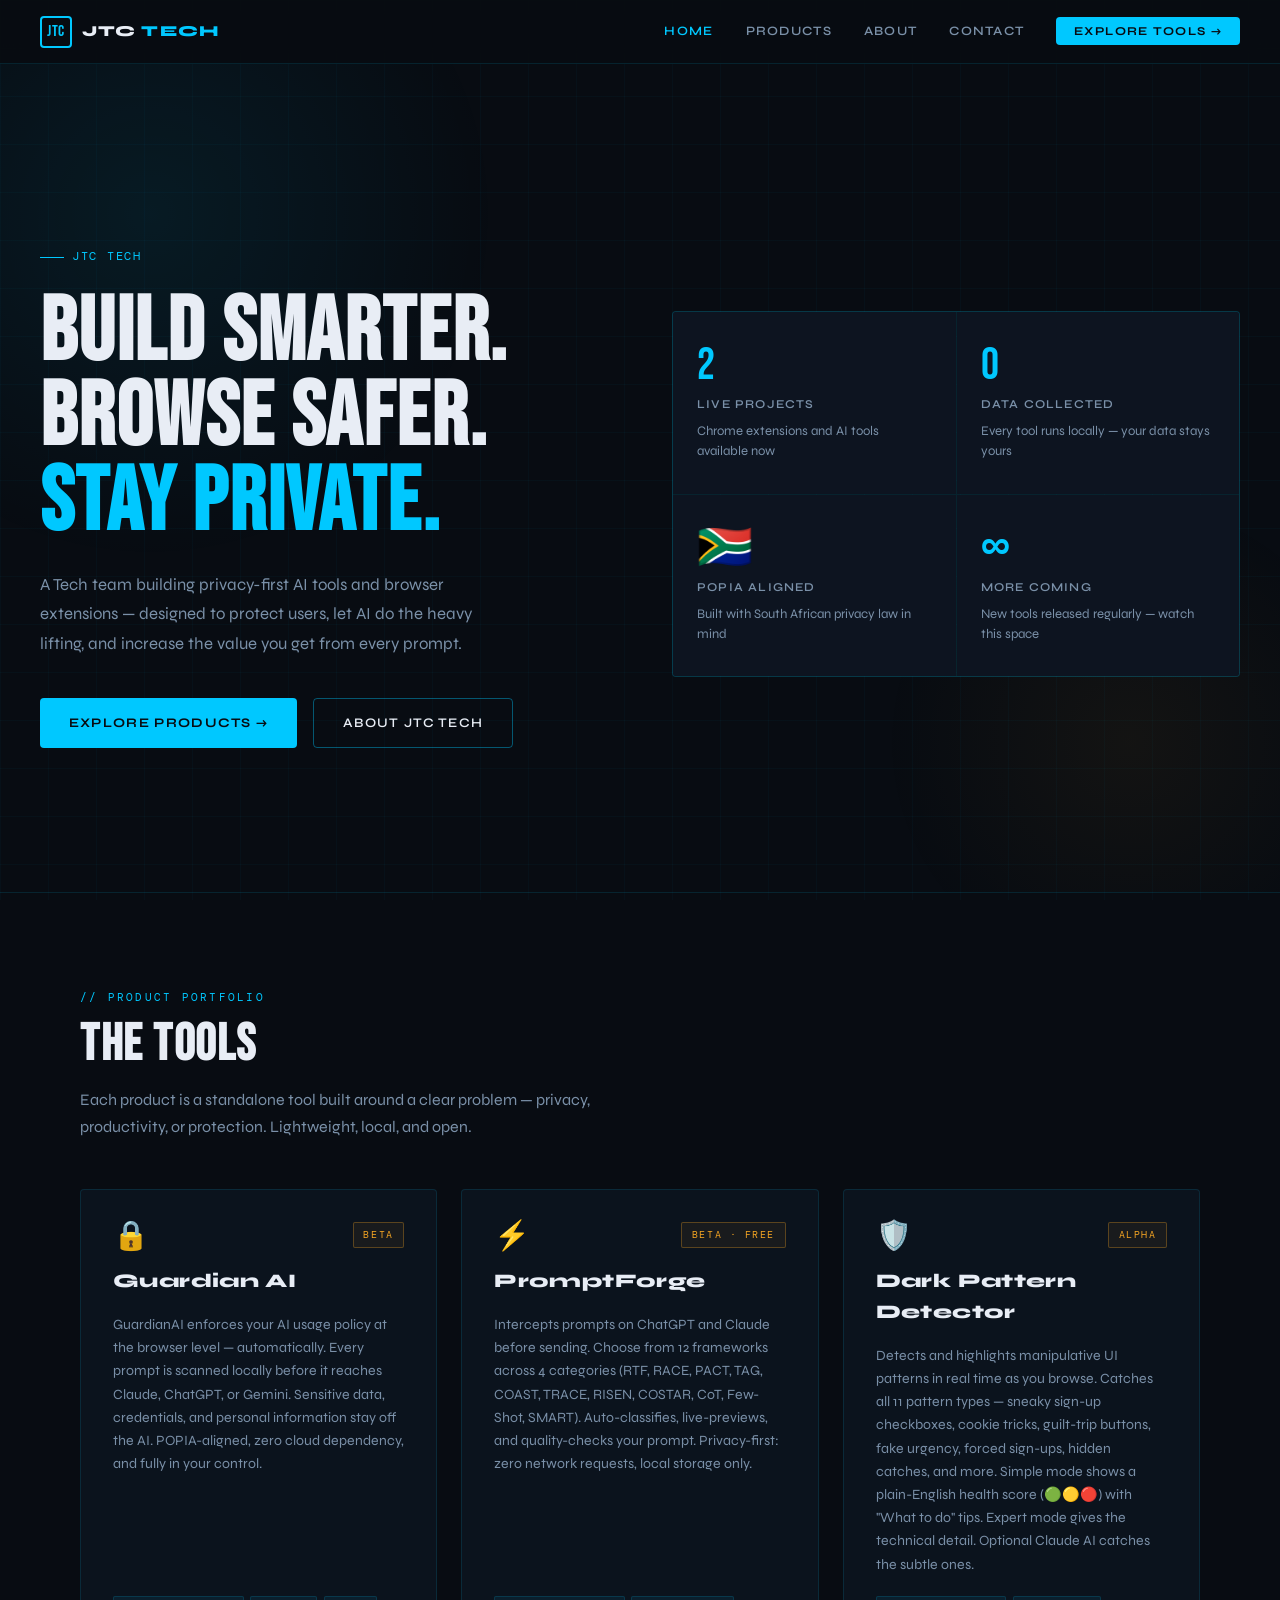
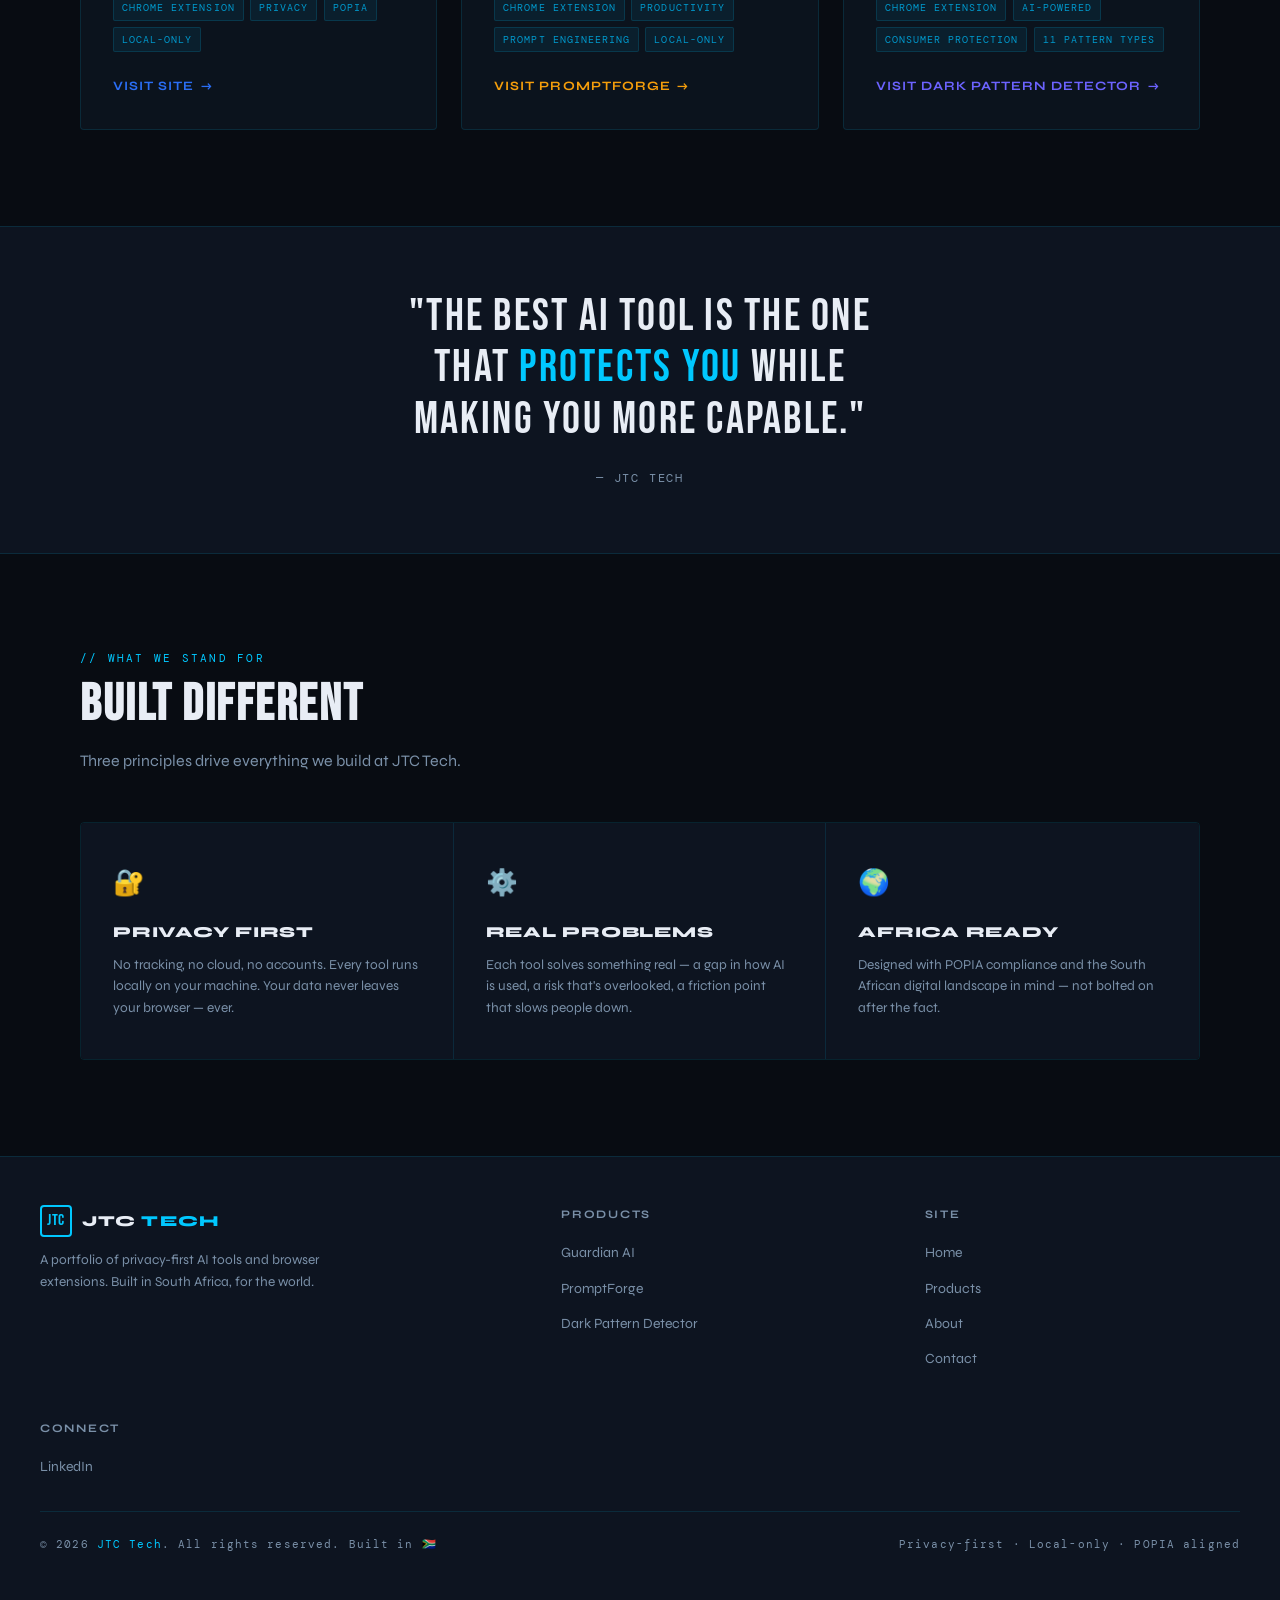
<file: index.html>
﻿<!DOCTYPE html>
<html lang="en">
<head>
  <meta charset="UTF-8" />
  <meta name="viewport" content="width=device-width, initial-scale=1.0" />
  <!-- Google tag (gtag.js) -->
  <script async src="https://www.googletagmanager.com/gtag/js?id=G-DESBXMP257"></script>
  <script>
    window.dataLayer = window.dataLayer || [];
    function gtag(){dataLayer.push(arguments);}
    gtag('js', new Date());
    gtag('config', 'G-DESBXMP257');
  </script>
  <title>JTC Technologies Group — AI-Powered Chrome Extensions</title>
  <meta name="description" content="JTC Technologies Group builds privacy-first AI productivity tools. Our Chrome extensions — PromptForge, GuardianAI, and Dark Pattern Detector — help you work smarter and safer with AI." />
  <meta name="keywords" content="JTC Technologies Group, Chrome extensions, AI productivity tools, prompt engineering, AI privacy, dark pattern detector, South Africa tech" />
  <meta property="og:title" content="JTC Technologies Group — AI-Powered Chrome Extensions" />
  <meta property="og:description" content="JTC Technologies Group builds privacy-first AI productivity tools. Our Chrome extensions — PromptForge, GuardianAI, and Dark Pattern Detector — help you work smarter and safer with AI." />
  <meta property="og:url" content="https://jtctech.co.za/" />
  <meta property="og:type" content="website" />
  <meta property="og:site_name" content="JTC Technologies Group" />
  <meta name="twitter:card" content="summary" />
  <meta name="twitter:title" content="JTC Technologies Group — AI-Powered Chrome Extensions" />
  <meta name="twitter:description" content="JTC Technologies Group builds privacy-first AI productivity tools. Our Chrome extensions — PromptForge, GuardianAI, and Dark Pattern Detector — help you work smarter and safer with AI." />
  <link rel="canonical" href="https://jtctech.co.za/" />
  <script type="application/ld+json">
  {
    "@context": "https://schema.org",
    "@type": "Organization",
    "name": "JTC Technologies Group",
    "url": "https://jtctech.co.za",
    "description": "Privacy-first AI productivity tools and Chrome extensions",
    "sameAs": ["https://github.com/JonBoyle-Dev"]
  }
  </script>
  <link rel="icon" type="image/svg+xml" href="assets/favicon.svg" />
  <link rel="alternate icon" type="image/x-icon" href="assets/favicon.ico" />
  <link rel="preconnect" href="https://fonts.googleapis.com" />
  <link rel="preconnect" href="https://fonts.gstatic.com" crossorigin />
  <link href="https://fonts.googleapis.com/css2?family=Bebas+Neue&family=DM+Mono:wght@300;400;500&family=Syne:wght@400;600;700;800&display=swap" rel="stylesheet" />
  <style>
    /* ─── TOKENS ───────────────────────────────────────────── */
    :root {
      --bg:         #080c12;
      --bg-2:       #0d1420;
      --bg-3:       #111c2e;
      --border:     rgba(0,200,255,0.12);
      --border-hi:  rgba(0,200,255,0.4);
      --cyan:       #00c8ff;
      --cyan-dim:   #0099cc;
      --amber:      #f5a623;
      --text:       #e8edf5;
      --text-muted: #7a90a8;
      --card-bg:    rgba(13,20,32,0.9);
      --radius:     4px;
      --mono: 'DM Mono', monospace;
      --display: 'Bebas Neue', sans-serif;
      --body: 'Syne', sans-serif;
    }

    /* ─── RESET ────────────────────────────────────────────── */
    *, *::before, *::after { box-sizing: border-box; margin: 0; padding: 0; }
    html { scroll-behavior: smooth; }
    body {
      font-family: var(--body);
      background: var(--bg);
      color: var(--text);
      line-height: 1.6;
      overflow-x: hidden;
    }
    a { color: inherit; text-decoration: none; }
    img { display: block; max-width: 100%; }

    /* ─── GRID BACKGROUND ──────────────────────────────────── */
    body::before {
      content: '';
      position: fixed;
      inset: 0;
      background-image:
        linear-gradient(rgba(0,200,255,0.03) 1px, transparent 1px),
        linear-gradient(90deg, rgba(0,200,255,0.03) 1px, transparent 1px);
      background-size: 48px 48px;
      pointer-events: none;
      z-index: 0;
    }

    /* ─── NAV ──────────────────────────────────────────────── */
    nav {
      position: sticky;
      top: 0;
      z-index: 100;
      display: flex;
      align-items: center;
      justify-content: space-between;
      padding: 0 2.5rem;
      height: 64px;
      background: rgba(8,12,18,0.92);
      backdrop-filter: blur(12px);
      border-bottom: 1px solid var(--border);
    }
    .nav-logo {
      display: flex;
      align-items: center;
      gap: 0.6rem;
    }
    .nav-logo-mark {
      width: 32px; height: 32px;
      border: 2px solid var(--cyan);
      border-radius: var(--radius);
      display: flex; align-items: center; justify-content: center;
      font-family: var(--display);
      font-size: 1rem;
      color: var(--cyan);
      letter-spacing: 0.05em;
    }
    .nav-logo-text {
      font-family: var(--body);
      font-weight: 800;
      font-size: 0.95rem;
      letter-spacing: 0.08em;
      text-transform: uppercase;
    }
    .nav-logo-text span { color: var(--cyan); }
    .nav-links {
      display: flex;
      align-items: center;
      gap: 2rem;
      list-style: none;
      font-size: 0.8rem;
      font-weight: 600;
      letter-spacing: 0.1em;
      text-transform: uppercase;
    }
    .nav-links a {
      color: var(--text-muted);
      transition: color 0.2s;
    }
    .nav-links a:hover, .nav-links a.active { color: var(--cyan); }
    .nav-cta {
      font-size: 0.75rem;
      font-weight: 700;
      letter-spacing: 0.12em;
      text-transform: uppercase;
      color: var(--bg) !important;
      background: var(--cyan);
      padding: 0.45rem 1.1rem;
      border-radius: var(--radius);
      transition: background 0.2s, transform 0.15s;
    }
    .nav-cta:hover { background: #33d6ff; transform: translateY(-1px); }
    .nav-toggle { display: none; background: none; border: none; cursor: pointer; }
    .nav-toggle span {
      display: block; width: 22px; height: 2px;
      background: var(--text); margin: 5px 0;
      transition: all 0.25s;
    }

    /* ─── HERO ─────────────────────────────────────────────── */
    .hero {
      position: relative;
      min-height: 92vh;
      display: flex;
      align-items: center;
      padding: 6rem 2.5rem 4rem;
      overflow: hidden;
    }
    .hero-glow {
      position: absolute;
      top: -200px; left: -200px;
      width: 700px; height: 700px;
      background: radial-gradient(circle, rgba(0,200,255,0.08) 0%, transparent 70%);
      pointer-events: none;
    }
    .hero-glow-2 {
      position: absolute;
      bottom: -100px; right: -100px;
      width: 500px; height: 500px;
      background: radial-gradient(circle, rgba(245,166,35,0.05) 0%, transparent 70%);
      pointer-events: none;
    }
    .hero-inner {
      position: relative;
      max-width: 1200px;
      margin: 0 auto;
      width: 100%;
      display: grid;
      grid-template-columns: 1fr 1fr;
      gap: 4rem;
      align-items: center;
    }
    .hero-tag {
      display: inline-flex;
      align-items: center;
      gap: 0.5rem;
      font-family: var(--mono);
      font-size: 0.72rem;
      letter-spacing: 0.15em;
      text-transform: uppercase;
      color: var(--cyan);
      margin-bottom: 1.5rem;
    }
    .hero-tag::before {
      content: '';
      width: 24px; height: 1px;
      background: var(--cyan);
    }
    .hero h1 {
      font-family: var(--display);
      font-size: clamp(3.5rem, 7vw, 6.5rem);
      line-height: 0.95;
      letter-spacing: 0.02em;
      text-transform: uppercase;
      margin-bottom: 1.5rem;
    }
    .hero h1 em {
      font-style: normal;
      color: var(--cyan);
      display: block;
    }
    .hero-desc {
      font-size: 1.05rem;
      color: var(--text-muted);
      max-width: 440px;
      line-height: 1.75;
      margin-bottom: 2.5rem;
    }
    .hero-actions {
      display: flex;
      gap: 1rem;
      flex-wrap: wrap;
    }
    .btn-primary {
      display: inline-flex;
      align-items: center;
      gap: 0.5rem;
      background: var(--cyan);
      color: var(--bg);
      font-weight: 700;
      font-size: 0.82rem;
      letter-spacing: 0.1em;
      text-transform: uppercase;
      padding: 0.85rem 1.8rem;
      border-radius: var(--radius);
      transition: background 0.2s, transform 0.15s;
    }
    .btn-primary:hover { background: #33d6ff; transform: translateY(-2px); }
    .btn-outline {
      display: inline-flex;
      align-items: center;
      gap: 0.5rem;
      border: 1px solid var(--border-hi);
      color: var(--text);
      font-weight: 600;
      font-size: 0.82rem;
      letter-spacing: 0.1em;
      text-transform: uppercase;
      padding: 0.85rem 1.8rem;
      border-radius: var(--radius);
      transition: border-color 0.2s, color 0.2s, transform 0.15s;
    }
    .btn-outline:hover { border-color: var(--cyan); color: var(--cyan); transform: translateY(-2px); }

    /* Hero stats panel */
    .hero-stats {
      display: grid;
      grid-template-columns: 1fr 1fr;
      gap: 1px;
      background: var(--border);
      border: 1px solid var(--border);
      border-radius: var(--radius);
      overflow: hidden;
    }
    .stat-cell {
      background: var(--bg-2);
      padding: 2rem 1.5rem;
      position: relative;
    }
    .stat-cell::after {
      content: '';
      position: absolute;
      top: 0; left: 0;
      width: 2px; height: 100%;
      background: var(--cyan);
      opacity: 0;
      transition: opacity 0.3s;
    }
    .stat-cell:hover::after { opacity: 1; }
    .stat-number {
      font-family: var(--display);
      font-size: 2.8rem;
      color: var(--cyan);
      line-height: 1;
      margin-bottom: 0.4rem;
    }
    .stat-label {
      font-size: 0.75rem;
      font-weight: 600;
      letter-spacing: 0.1em;
      text-transform: uppercase;
      color: var(--text-muted);
    }
    .stat-desc {
      font-size: 0.82rem;
      color: var(--text-muted);
      margin-top: 0.5rem;
      line-height: 1.5;
    }

    /* ─── SECTION WRAPPER ──────────────────────────────────── */
    .section {
      position: relative;
      padding: 6rem 2.5rem;
      max-width: 1200px;
      margin: 0 auto;
    }
    .section-tag {
      font-family: var(--mono);
      font-size: 0.7rem;
      letter-spacing: 0.2em;
      text-transform: uppercase;
      color: var(--cyan);
      margin-bottom: 0.75rem;
    }
    .section-title {
      font-family: var(--display);
      font-size: clamp(2.5rem, 4vw, 3.5rem);
      letter-spacing: 0.03em;
      text-transform: uppercase;
      line-height: 1;
      margin-bottom: 1rem;
    }
    .section-sub {
      font-size: 1rem;
      color: var(--text-muted);
      max-width: 540px;
      line-height: 1.7;
      margin-bottom: 3rem;
    }
    .divider {
      width: 100%;
      height: 1px;
      background: var(--border);
      margin: 0 auto;
    }

    /* ─── PRODUCTS GRID ────────────────────────────────────── */
    .products-grid {
      display: grid;
      grid-template-columns: repeat(auto-fill, minmax(340px, 1fr));
      gap: 1.5rem;
    }
    .product-card {
      position: relative;
      background: var(--card-bg);
      border: 1px solid var(--border);
      border-radius: var(--radius);
      padding: 2rem;
      display: flex;
      flex-direction: column;
      gap: 1rem;
      overflow: hidden;
      transition: border-color 0.3s, transform 0.25s;
      cursor: pointer;
    }
    .product-card::before {
      content: '';
      position: absolute;
      top: 0; left: 0; right: 0;
      height: 2px;
      background: linear-gradient(90deg, var(--c, var(--cyan)), transparent);
      opacity: 0;
      transition: opacity 0.3s;
    }
    .product-card:hover { border-color: var(--border-hi); transform: translateY(-4px); }
    .product-card:hover::before { opacity: 1; }
    .card-header {
      display: flex;
      align-items: flex-start;
      justify-content: space-between;
      gap: 1rem;
    }
    .card-icon {
      font-size: 1.8rem;
      line-height: 1;
    }
    .card-status {
      font-family: var(--mono);
      font-size: 0.65rem;
      letter-spacing: 0.15em;
      text-transform: uppercase;
      padding: 0.25rem 0.6rem;
      border-radius: 2px;
      border: 1px solid;
    }
    .status-live { color: #3dffa0; border-color: rgba(61,255,160,0.3); background: rgba(61,255,160,0.06); }
    .status-beta { color: var(--amber); border-color: rgba(245,166,35,0.3); background: rgba(245,166,35,0.06); }
    .status-soon { color: var(--text-muted); border-color: var(--border); background: transparent; }
    .card-title {
      font-family: var(--body);
      font-weight: 800;
      font-size: 1.2rem;
      letter-spacing: 0.02em;
    }
    .card-desc {
      font-size: 0.88rem;
      color: var(--text-muted);
      line-height: 1.65;
      flex: 1;
    }
    .card-tags {
      display: flex;
      flex-wrap: wrap;
      gap: 0.4rem;
      margin-top: 0.25rem;
    }
    .tag {
      font-family: var(--mono);
      font-size: 0.65rem;
      letter-spacing: 0.1em;
      text-transform: uppercase;
      color: var(--cyan-dim);
      background: rgba(0,200,255,0.07);
      border: 1px solid rgba(0,200,255,0.15);
      padding: 0.2rem 0.5rem;
      border-radius: 2px;
    }
    .card-link {
      display: inline-flex;
      align-items: center;
      gap: 0.4rem;
      font-size: 0.8rem;
      font-weight: 700;
      letter-spacing: 0.08em;
      text-transform: uppercase;
      color: var(--c, var(--cyan));
      margin-top: 0.5rem;
      transition: gap 0.2s;
    }
    .card-link:hover { gap: 0.8rem; }

    /* Placeholder card */
    .product-card.placeholder {
      border-style: dashed;
      opacity: 0.45;
      cursor: default;
    }
    .product-card.placeholder:hover { transform: none; border-color: var(--border); }
    .product-card.placeholder::before { display: none; }
    .placeholder-inner {
      display: flex;
      flex-direction: column;
      align-items: center;
      justify-content: center;
      height: 180px;
      gap: 0.75rem;
      color: var(--text-muted);
    }
    .placeholder-inner .plus {
      font-size: 2rem;
      color: var(--border-hi);
    }
    .placeholder-inner p {
      font-family: var(--mono);
      font-size: 0.72rem;
      letter-spacing: 0.15em;
      text-transform: uppercase;
    }

    /* ─── MISSION STRIP ────────────────────────────────────── */
    .mission-strip {
      background: var(--bg-2);
      border-top: 1px solid var(--border);
      border-bottom: 1px solid var(--border);
      padding: 4rem 2.5rem;
      text-align: center;
    }
    .mission-strip blockquote {
      font-family: var(--display);
      font-size: clamp(1.8rem, 3.5vw, 3rem);
      letter-spacing: 0.05em;
      text-transform: uppercase;
      line-height: 1.15;
      max-width: 860px;
      margin: 0 auto;
    }
    .mission-strip blockquote em {
      font-style: normal;
      color: var(--cyan);
    }
    .mission-strip cite {
      display: block;
      margin-top: 1.5rem;
      font-family: var(--mono);
      font-size: 0.75rem;
      letter-spacing: 0.15em;
      text-transform: uppercase;
      color: var(--text-muted);
      font-style: normal;
    }

    /* ─── PILLARS ──────────────────────────────────────────── */
    .pillars {
      display: grid;
      grid-template-columns: repeat(3, 1fr);
      gap: 0;
      border: 1px solid var(--border);
      border-radius: var(--radius);
      overflow: hidden;
    }
    .pillar {
      padding: 2.5rem 2rem;
      border-right: 1px solid var(--border);
      background: var(--bg-2);
      transition: background 0.3s;
    }
    .pillar:last-child { border-right: none; }
    .pillar:hover { background: var(--bg-3); }
    .pillar-icon {
      font-size: 1.6rem;
      margin-bottom: 1rem;
    }
    .pillar h3 {
      font-weight: 800;
      font-size: 0.95rem;
      letter-spacing: 0.05em;
      text-transform: uppercase;
      margin-bottom: 0.6rem;
    }
    .pillar p {
      font-size: 0.85rem;
      color: var(--text-muted);
      line-height: 1.6;
    }

    /* ─── FOOTER ───────────────────────────────────────────── */
    footer {
      background: var(--bg-2);
      border-top: 1px solid var(--border);
      padding: 3rem 2.5rem;
    }
    .footer-inner {
      max-width: 1200px;
      margin: 0 auto;
      display: grid;
      grid-template-columns: 1.5fr 1fr 1fr;
      gap: 3rem;
    }
    .footer-brand p {
      font-size: 0.85rem;
      color: var(--text-muted);
      line-height: 1.65;
      margin-top: 0.75rem;
      max-width: 280px;
    }
    .footer-col h4 {
      font-size: 0.72rem;
      font-weight: 700;
      letter-spacing: 0.15em;
      text-transform: uppercase;
      color: var(--text-muted);
      margin-bottom: 1rem;
    }
    .footer-col ul {
      list-style: none;
      display: flex;
      flex-direction: column;
      gap: 0.6rem;
    }
    .footer-col a {
      font-size: 0.875rem;
      color: var(--text-muted);
      transition: color 0.2s;
    }
    .footer-col a:hover { color: var(--cyan); }
    .footer-bottom {
      max-width: 1200px;
      margin: 2rem auto 0;
      padding-top: 1.5rem;
      border-top: 1px solid var(--border);
      display: flex;
      align-items: center;
      justify-content: space-between;
      flex-wrap: wrap;
      gap: 1rem;
    }
    .footer-bottom p {
      font-family: var(--mono);
      font-size: 0.7rem;
      letter-spacing: 0.1em;
      color: var(--text-muted);
    }
    .footer-bottom span { color: var(--cyan); }

    /* ─── ANIMATIONS ───────────────────────────────────────── */
    @keyframes fade-up {
      from { opacity: 0; transform: translateY(24px); }
      to   { opacity: 1; transform: translateY(0); }
    }
    .fade-in { animation: fade-up 0.7s ease both; }
    .delay-1 { animation-delay: 0.1s; }
    .delay-2 { animation-delay: 0.2s; }
    .delay-3 { animation-delay: 0.3s; }

    /* ─── RESPONSIVE ───────────────────────────────────────── */
    @media (max-width: 900px) {
      .hero-inner { grid-template-columns: 1fr; }
      .hero-stats { display: none; }
      .pillars { grid-template-columns: 1fr; }
      .pillar { border-right: none; border-bottom: 1px solid var(--border); }
      .footer-inner { grid-template-columns: 1fr 1fr; }
    }
    @media (max-width: 640px) {
      nav { padding: 0 1.25rem; }
      .nav-links { display: none; }
      .nav-links.open {
        display: flex; flex-direction: column;
        position: fixed; top: 64px; left: 0; right: 0;
        background: var(--bg);
        border-bottom: 1px solid var(--border);
        padding: 1.5rem;
        gap: 1.25rem;
        z-index: 99;
      }
      .nav-toggle { display: block; }
      .hero { padding: 4rem 1.25rem 3rem; }
      .section { padding: 4rem 1.25rem; }
      .mission-strip { padding: 3rem 1.25rem; }
      .footer-inner { grid-template-columns: 1fr; }
      .products-grid { grid-template-columns: 1fr; }
    }
  </style>
</head>
<body>

  <!-- ─── NAV ─────────────────────────────────────────────── -->
  <nav>
    <a href="index.html" class="nav-logo">
      <div class="nav-logo-mark">JTC</div>
      <div class="nav-logo-text">JTC <span>Tech</span></div>
    </a>
    <ul class="nav-links" id="navLinks">
      <li><a href="index.html" class="active">Home</a></li>
      <li><a href="products.html">Products</a></li>
      <li><a href="about.html">About</a></li>
      <li><a href="contact.html">Contact</a></li>
      <li><a href="products.html" class="nav-cta">Explore Tools →</a></li>
    </ul>
    <button class="nav-toggle" id="navToggle" aria-label="Toggle menu">
      <span></span><span></span><span></span>
    </button>
  </nav>

  <!-- ─── HERO ─────────────────────────────────────────────── -->
  <section class="hero">
    <div class="hero-glow"></div>
    <div class="hero-glow-2"></div>
    <div class="hero-inner">
      <div>
        <div class="hero-tag fade-in">JTC Tech</div>
        <h1 class="fade-in delay-1">
          Build Smarter.<br>
          Browse Safer.<br>
          <em>Stay Private.</em>
        </h1>
        <p class="hero-desc fade-in delay-2">
          A Tech team building privacy-first AI tools and browser extensions — designed to protect users, let AI do the heavy lifting, and increase the value you get from every prompt.
        </p>
        <div class="hero-actions fade-in delay-3">
          <a href="products.html" class="btn-primary">Explore Products →</a>
          <a href="about.html" class="btn-outline">About JTC Tech</a>
        </div>
      </div>
      <div class="hero-stats fade-in delay-2">
        <div class="stat-cell">
          <div class="stat-number">2</div>
          <div class="stat-label">Live Projects</div>
          <div class="stat-desc">Chrome extensions and AI tools available now</div>
        </div>
        <div class="stat-cell">
          <div class="stat-number">0</div>
          <div class="stat-label">Data Collected</div>
          <div class="stat-desc">Every tool runs locally — your data stays yours</div>
        </div>
        <div class="stat-cell">
          <div class="stat-number">🇿🇦</div>
          <div class="stat-label">POPIA Aligned</div>
          <div class="stat-desc">Built with South African privacy law in mind</div>
        </div>
        <div class="stat-cell">
          <div class="stat-number">∞</div>
          <div class="stat-label">More Coming</div>
          <div class="stat-desc">New tools released regularly — watch this space</div>
        </div>
      </div>
    </div>
  </section>

  <div class="divider"></div>

  <!-- ─── PRODUCTS ─────────────────────────────────────────── -->
  <div class="section">
    <div class="section-tag">// Product portfolio</div>
    <h2 class="section-title">The Tools</h2>
    <p class="section-sub">
      Each product is a standalone tool built around a clear problem — privacy, productivity, or protection. Lightweight, local, and open.
    </p>

    <div class="products-grid">

      <!-- Guardian AI -->
      <div class="product-card" style="--c:#2a6ef5" onclick="window.open('https://guardian.jtctech.co.za','_blank')">
        <div class="card-header">
          <div class="card-icon">🔒</div>
          <span class="card-status status-beta">Beta</span>
        </div>
        <div class="card-title">Guardian AI</div>
        <div class="card-desc">
          GuardianAI enforces your AI usage policy at the browser level — automatically. Every prompt is scanned locally before it reaches Claude, ChatGPT, or Gemini. Sensitive data, credentials, and personal information stay off the AI. POPIA-aligned, zero cloud dependency, and fully in your control.
        </div>
        <div class="card-tags">
          <span class="tag">Chrome Extension</span>
          <span class="tag">Privacy</span>
          <span class="tag">POPIA</span>
          <span class="tag">Local-only</span>
        </div>
        <a href="https://guardian.jtctech.co.za" target="_blank" class="card-link">
          Visit site <span>→</span>
        </a>
      </div>

      <!-- PromptForge -->
      <div class="product-card" style="--c:#f59e0b" onclick="window.open('https://promptforge.jtctech.co.za','_blank')">
        <div class="card-header">
          <div class="card-icon">⚡</div>
          <span class="card-status status-beta">Beta · Free</span>
        </div>
        <div class="card-title">PromptForge</div>
        <div class="card-desc">
          Intercepts prompts on ChatGPT and Claude before sending. Choose from 12 frameworks across 4 categories (RTF, RACE, PACT, TAG, COAST, TRACE, RISEN, COSTAR, CoT, Few-Shot, SMART). Auto-classifies, live-previews, and quality-checks your prompt. Privacy-first: zero network requests, local storage only.
        </div>
        <div class="card-tags">
          <span class="tag">Chrome Extension</span>
          <span class="tag">Productivity</span>
          <span class="tag">Prompt Engineering</span>
          <span class="tag">Local-only</span>
        </div>
        <a href="https://promptforge.jtctech.co.za" target="_blank" class="card-link">
          Visit PromptForge <span>→</span>
        </a>
      </div>

      <!-- Dark Pattern Detector -->
      <div class="product-card" style="--c:#6c63ff" onclick="window.open('https://darkpattern.jtctech.co.za','_blank')">
        <div class="card-header">
          <div class="card-icon">🛡️</div>
          <span class="card-status status-beta">Alpha</span>
        </div>
        <div class="card-title">Dark Pattern Detector</div>
        <div class="card-desc">
          Detects and highlights manipulative UI patterns in real time as you browse. Catches all 11 pattern types — sneaky sign-up checkboxes, cookie tricks, guilt-trip buttons, fake urgency, forced sign-ups, hidden catches, and more. Simple mode shows a plain-English health score (🟢🟡🔴) with "What to do" tips. Expert mode gives the technical detail. Optional Claude AI catches the subtle ones.
        </div>
        <div class="card-tags">
          <span class="tag">Chrome Extension</span>
          <span class="tag">AI-powered</span>
          <span class="tag">Consumer Protection</span>
          <span class="tag">11 Pattern Types</span>
        </div>
        <a href="https://darkpattern.jtctech.co.za" target="_blank" class="card-link">
          Visit Dark Pattern Detector <span>→</span>
        </a>
      </div>

    </div>
  </div>

  <!-- ─── MISSION STRIP ─────────────────────────────────────── -->
  <div class="mission-strip">
    <blockquote>
      "The best AI tool is the one<br>
      that <em>protects you</em> while<br>
      making you more capable."
    </blockquote>
    <cite>— JTC Tech</cite>
  </div>

  <!-- ─── PILLARS ───────────────────────────────────────────── -->
  <div class="section">
    <div class="section-tag">// What we stand for</div>
    <h2 class="section-title">Built Different</h2>
    <p class="section-sub">Three principles drive everything we build at JTC Tech.</p>

    <div class="pillars">
      <div class="pillar">
        <div class="pillar-icon">🔐</div>
        <h3>Privacy First</h3>
        <p>No tracking, no cloud, no accounts. Every tool runs locally on your machine. Your data never leaves your browser — ever.</p>
      </div>
      <div class="pillar">
        <div class="pillar-icon">⚙️</div>
        <h3>Real Problems</h3>
        <p>Each tool solves something real — a gap in how AI is used, a risk that's overlooked, a friction point that slows people down.</p>
      </div>
      <div class="pillar">
        <div class="pillar-icon">🌍</div>
        <h3>Africa Ready</h3>
        <p>Designed with POPIA compliance and the South African digital landscape in mind — not bolted on after the fact.</p>
      </div>
    </div>
  </div>

  <!-- ─── FOOTER ────────────────────────────────────────────── -->
  <footer>
    <div class="footer-inner">
      <div class="footer-brand">
        <div class="nav-logo">
          <div class="nav-logo-mark">JTC</div>
          <div class="nav-logo-text">JTC <span>Tech</span></div>
        </div>
        <p>A portfolio of privacy-first AI tools and browser extensions. Built in South Africa, for the world.</p>
      </div>
      <div class="footer-col">
        <h4>Products</h4>
        <ul>
          <li><a href="https://guardian.jtctech.co.za" target="_blank">Guardian AI</a></li>
          <li><a href="https://promptforge.jtctech.co.za" target="_blank">PromptForge</a></li>
          <li><a href="https://darkpattern.jtctech.co.za" target="_blank">Dark Pattern Detector</a></li>
        </ul>
      </div>
      <div class="footer-col">
        <h4>Site</h4>
        <ul>
          <li><a href="index.html">Home</a></li>
          <li><a href="products.html">Products</a></li>
          <li><a href="about.html">About</a></li>
          <li><a href="contact.html">Contact</a></li>
        </ul>
      </div>
      <div class="footer-col">
        <h4>Connect</h4>
        <ul>
          <li><a href="https://www.linkedin.com/in/jonathanboyle1982/" target="_blank">LinkedIn</a></li>
        </ul>
      </div>
    </div>
    <div class="footer-bottom">
      <p>© 2026 <span>JTC Tech</span>. All rights reserved. Built in <span>🇿🇦</span></p>
      <p>Privacy-first · Local-only · POPIA aligned</p>
    </div>
  </footer>

  <script>
    // Nav toggle (mobile)
    const toggle = document.getElementById('navToggle');
    const links  = document.getElementById('navLinks');
    toggle.addEventListener('click', () => links.classList.toggle('open'));

    // Scroll-in animation for cards
    const observer = new IntersectionObserver((entries) => {
      entries.forEach(e => {
        if (e.isIntersecting) {
          e.target.style.opacity = '1';
          e.target.style.transform = 'translateY(0)';
        }
      });
    }, { threshold: 0.1 });

    document.querySelectorAll('.product-card, .pillar').forEach(el => {
      el.style.opacity = '0';
      el.style.transform = 'translateY(20px)';
      el.style.transition = 'opacity 0.5s ease, transform 0.5s ease, border-color 0.3s';
      observer.observe(el);
    });
  </script>

</body>
</html>
</file>
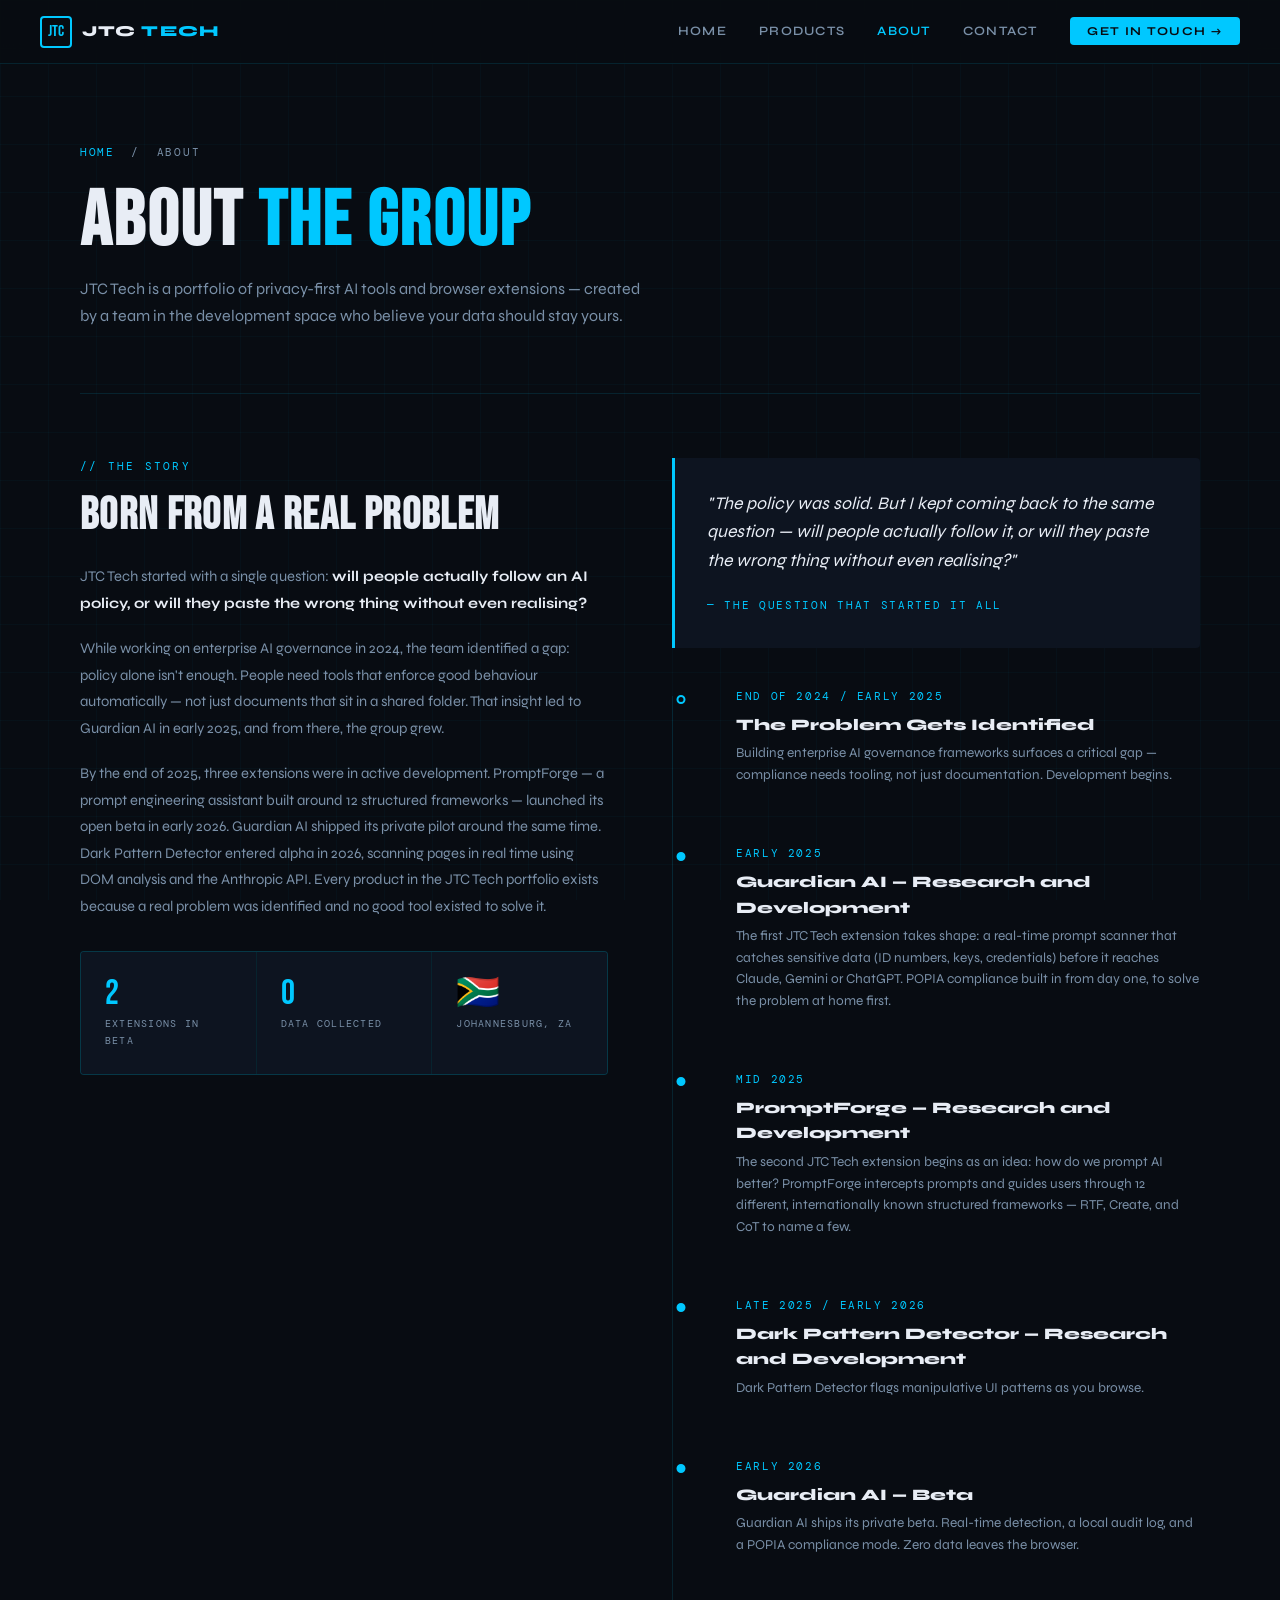
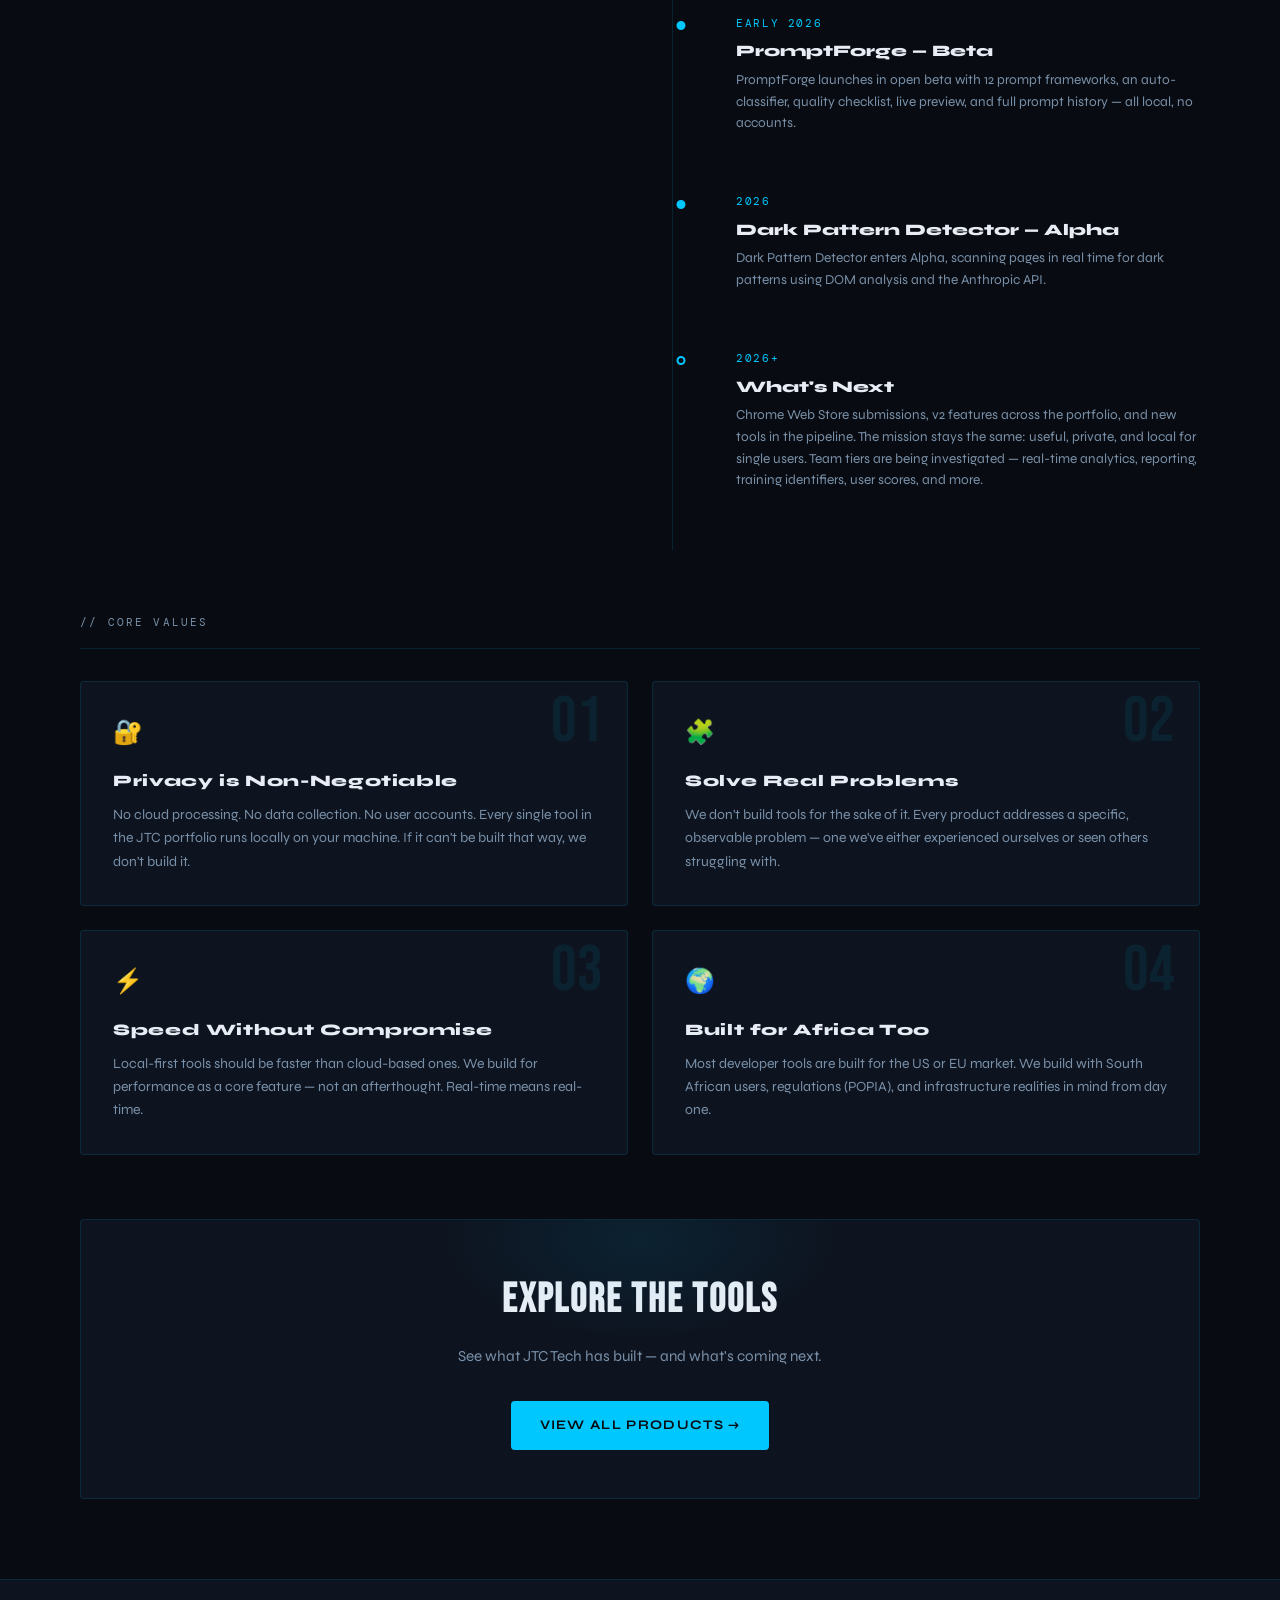
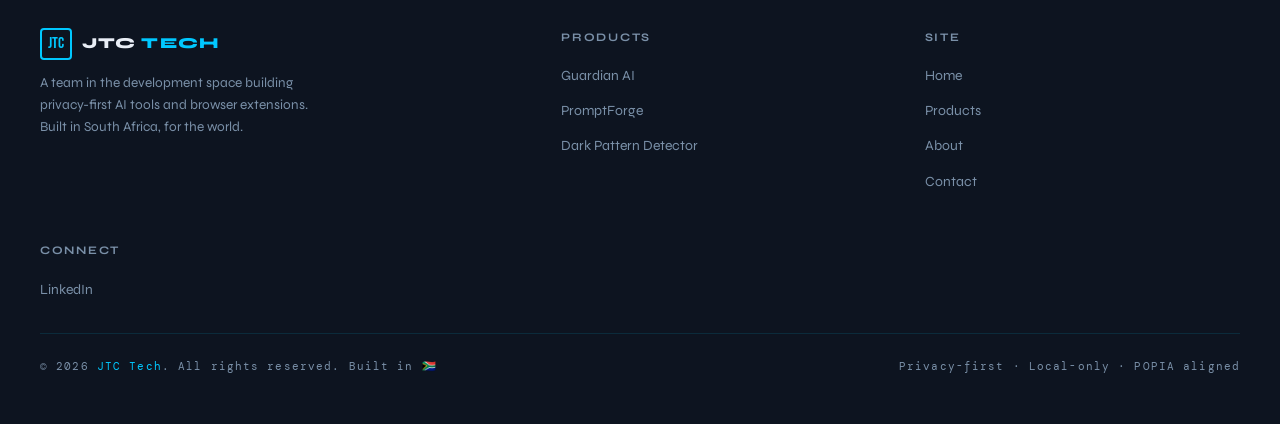
<file: about.html>
﻿<!DOCTYPE html>
<html lang="en">
<head>
  <meta charset="UTF-8" />
  <meta name="viewport" content="width=device-width, initial-scale=1.0" />
  <!-- Google tag (gtag.js) -->
  <script async src="https://www.googletagmanager.com/gtag/js?id=G-DESBXMP257"></script>
  <script>
    window.dataLayer = window.dataLayer || [];
    function gtag(){dataLayer.push(arguments);}
    gtag('js', new Date());
    gtag('config', 'G-DESBXMP257');
  </script>
  <title>About — JTC Technologies Group</title>
  <meta name="description" content="JTC Technologies Group is a technology company building privacy-first AI productivity tools and Chrome extensions." />
  <meta property="og:title" content="About — JTC Technologies Group" />
  <meta property="og:description" content="JTC Technologies Group is a technology company building privacy-first AI productivity tools and Chrome extensions." />
  <meta property="og:url" content="https://jtctech.co.za/about.html" />
  <meta property="og:type" content="website" />
  <meta property="og:site_name" content="JTC Technologies Group" />
  <meta name="twitter:card" content="summary" />
  <meta name="twitter:title" content="About — JTC Technologies Group" />
  <meta name="twitter:description" content="JTC Technologies Group is a technology company building privacy-first AI productivity tools and Chrome extensions." />
  <link rel="canonical" href="https://jtctech.co.za/about.html" />
  <link rel="icon" type="image/svg+xml" href="assets/favicon.svg" />
  <link rel="alternate icon" type="image/x-icon" href="assets/favicon.ico" />
  <link rel="preconnect" href="https://fonts.googleapis.com" />
  <link rel="preconnect" href="https://fonts.gstatic.com" crossorigin />
  <link href="https://fonts.googleapis.com/css2?family=Bebas+Neue&family=DM+Mono:wght@300;400;500&family=Syne:wght@400;600;700;800&display=swap" rel="stylesheet" />
  <style>
    :root {
      --bg: #080c12; --bg-2: #0d1420; --bg-3: #111c2e;
      --border: rgba(0,200,255,0.12); --border-hi: rgba(0,200,255,0.4);
      --cyan: #00c8ff; --cyan-dim: #0099cc; --amber: #f5a623;
      --text: #e8edf5; --text-muted: #7a90a8;
      --radius: 4px;
      --mono: 'DM Mono', monospace; --display: 'Bebas Neue', sans-serif; --body: 'Syne', sans-serif;
    }
    *, *::before, *::after { box-sizing: border-box; margin: 0; padding: 0; }
    body { font-family: var(--body); background: var(--bg); color: var(--text); line-height: 1.6; overflow-x: hidden; }
    a { color: inherit; text-decoration: none; }
    body::before { content: ''; position: fixed; inset: 0; background-image: linear-gradient(rgba(0,200,255,0.03) 1px, transparent 1px), linear-gradient(90deg, rgba(0,200,255,0.03) 1px, transparent 1px); background-size: 48px 48px; pointer-events: none; z-index: 0; }
    nav { position: sticky; top: 0; z-index: 100; display: flex; align-items: center; justify-content: space-between; padding: 0 2.5rem; height: 64px; background: rgba(8,12,18,0.92); backdrop-filter: blur(12px); border-bottom: 1px solid var(--border); }
    .nav-logo { display: flex; align-items: center; gap: 0.6rem; }
    .nav-logo-mark { width: 32px; height: 32px; border: 2px solid var(--cyan); border-radius: var(--radius); display: flex; align-items: center; justify-content: center; font-family: var(--display); font-size: 1rem; color: var(--cyan); }
    .nav-logo-text { font-family: var(--body); font-weight: 800; font-size: 0.95rem; letter-spacing: 0.08em; text-transform: uppercase; }
    .nav-logo-text span { color: var(--cyan); }
    .nav-links { display: flex; align-items: center; gap: 2rem; list-style: none; font-size: 0.8rem; font-weight: 600; letter-spacing: 0.1em; text-transform: uppercase; }
    .nav-links a { color: var(--text-muted); transition: color 0.2s; }
    .nav-links a:hover, .nav-links a.active { color: var(--cyan); }
    .nav-cta { font-size: 0.75rem; font-weight: 700; letter-spacing: 0.12em; text-transform: uppercase; color: var(--bg) !important; background: var(--cyan); padding: 0.45rem 1.1rem; border-radius: var(--radius); }
    .nav-toggle { display: none; background: none; border: none; cursor: pointer; }
    .nav-toggle span { display: block; width: 22px; height: 2px; background: var(--text); margin: 5px 0; }

    .page-header { position: relative; padding: 5rem 2.5rem 4rem; max-width: 1200px; margin: 0 auto; }
    .breadcrumb { font-family: var(--mono); font-size: 0.7rem; letter-spacing: 0.15em; text-transform: uppercase; color: var(--text-muted); margin-bottom: 1.5rem; }
    .breadcrumb a { color: var(--cyan); }
    .breadcrumb span { margin: 0 0.5rem; }
    .page-title { font-family: var(--display); font-size: clamp(3rem, 6vw, 5.5rem); letter-spacing: 0.03em; text-transform: uppercase; line-height: 0.95; margin-bottom: 1rem; }
    .page-title em { font-style: normal; color: var(--cyan); }
    .page-sub { font-size: 1rem; color: var(--text-muted); max-width: 560px; line-height: 1.7; }

    .section { position: relative; padding: 0 2.5rem 5rem; max-width: 1200px; margin: 0 auto; }
    .divider { width: 100%; height: 1px; background: var(--border); margin-bottom: 4rem; }

    /* Origin story */
    .origin { display: grid; grid-template-columns: 1fr 1fr; gap: 4rem; align-items: start; margin-bottom: 4rem; }
    .origin-label { font-family: var(--mono); font-size: 0.7rem; letter-spacing: 0.2em; text-transform: uppercase; color: var(--cyan); margin-bottom: 1rem; }
    .origin-title { font-family: var(--display); font-size: clamp(2rem, 3.5vw, 3rem); letter-spacing: 0.03em; text-transform: uppercase; line-height: 1.05; margin-bottom: 1.5rem; }
    .origin p { font-size: 0.92rem; color: var(--text-muted); line-height: 1.8; margin-bottom: 1.2rem; }
    .origin p strong { color: var(--text); }
    .origin-quote { background: var(--bg-2); border-left: 3px solid var(--cyan); padding: 2rem; border-radius: 0 var(--radius) var(--radius) 0; }
    .origin-quote blockquote { font-size: 1.1rem; color: var(--text); line-height: 1.6; font-style: italic; margin-bottom: 1rem; }
    .origin-quote cite { font-family: var(--mono); font-size: 0.7rem; letter-spacing: 0.15em; text-transform: uppercase; color: var(--cyan); font-style: normal; }
    .origin-stat-row { display: grid; grid-template-columns: repeat(3, 1fr); gap: 1px; background: var(--border); border: 1px solid var(--border); border-radius: var(--radius); overflow: hidden; margin-top: 2rem; }
    .origin-stat { background: var(--bg-2); padding: 1.5rem; }
    .origin-stat .num { font-family: var(--display); font-size: 2.2rem; color: var(--cyan); line-height: 1; }
    .origin-stat .lbl { font-family: var(--mono); font-size: 0.65rem; letter-spacing: 0.12em; text-transform: uppercase; color: var(--text-muted); margin-top: 0.3rem; }

    /* Values */
    .values-grid { display: grid; grid-template-columns: repeat(2, 1fr); gap: 1.5rem; margin-bottom: 4rem; }
    .value-card { background: var(--bg-2); border: 1px solid var(--border); border-radius: var(--radius); padding: 2rem; position: relative; overflow: hidden; transition: border-color 0.3s; }
    .value-card:hover { border-color: var(--border-hi); }
    .value-number { font-family: var(--display); font-size: 4rem; color: rgba(0,200,255,0.08); position: absolute; top: 0.5rem; right: 1.5rem; line-height: 1; pointer-events: none; }
    .value-icon { font-size: 1.5rem; margin-bottom: 1rem; }
    .value-card h3 { font-weight: 800; font-size: 1rem; letter-spacing: 0.04em; margin-bottom: 0.6rem; }
    .value-card p { font-size: 0.875rem; color: var(--text-muted); line-height: 1.65; }

    /* Timeline */
    .timeline { position: relative; padding-left: 2rem; }
    .timeline::before { content: ''; position: absolute; left: 0; top: 0.5rem; bottom: 0; width: 1px; background: var(--border); }
    .timeline-item { position: relative; padding: 0 0 2.5rem 2rem; }
    .timeline-item::before { content: ''; position: absolute; left: -2rem; top: 0.4rem; width: 9px; height: 9px; border-radius: 50%; border: 2px solid var(--cyan); background: var(--bg); transform: translateX(50%); }
    .timeline-item.active::before { background: var(--cyan); }
    .timeline-date { font-family: var(--mono); font-size: 0.68rem; letter-spacing: 0.15em; text-transform: uppercase; color: var(--cyan); margin-bottom: 0.4rem; }
    .timeline-item h4 { font-weight: 800; margin-bottom: 0.3rem; }
    .timeline-item p { font-size: 0.85rem; color: var(--text-muted); line-height: 1.6; }

    .section-label { font-family: var(--mono); font-size: 0.68rem; letter-spacing: 0.2em; text-transform: uppercase; color: var(--text-muted); padding-bottom: 1rem; margin-bottom: 2rem; border-bottom: 1px solid var(--border); }

    /* CTA */
    .cta-block { background: var(--bg-2); border: 1px solid var(--border); border-radius: var(--radius); padding: 3rem; text-align: center; position: relative; overflow: hidden; }
    .cta-block::before { content: ''; position: absolute; top: -80px; left: 50%; transform: translateX(-50%); width: 400px; height: 200px; background: radial-gradient(ellipse, rgba(0,200,255,0.08) 0%, transparent 70%); pointer-events: none; }
    .cta-block h2 { font-family: var(--display); font-size: 2.5rem; letter-spacing: 0.05em; text-transform: uppercase; margin-bottom: 0.75rem; }
    .cta-block p { font-size: 0.95rem; color: var(--text-muted); max-width: 460px; margin: 0 auto 2rem; line-height: 1.7; }
    .btn-primary { display: inline-flex; align-items: center; gap: 0.5rem; background: var(--cyan); color: var(--bg); font-weight: 700; font-size: 0.82rem; letter-spacing: 0.1em; text-transform: uppercase; padding: 0.85rem 1.8rem; border-radius: var(--radius); transition: background 0.2s, transform 0.15s; }
    .btn-primary:hover { background: #33d6ff; transform: translateY(-2px); }

    footer { background: var(--bg-2); border-top: 1px solid var(--border); padding: 3rem 2.5rem; }
    .footer-inner { max-width: 1200px; margin: 0 auto; display: grid; grid-template-columns: 1.5fr 1fr 1fr; gap: 3rem; }
    .footer-brand p { font-size: 0.85rem; color: var(--text-muted); line-height: 1.65; margin-top: 0.75rem; max-width: 280px; }
    .footer-col h4 { font-size: 0.72rem; font-weight: 700; letter-spacing: 0.15em; text-transform: uppercase; color: var(--text-muted); margin-bottom: 1rem; }
    .footer-col ul { list-style: none; display: flex; flex-direction: column; gap: 0.6rem; }
    .footer-col a { font-size: 0.875rem; color: var(--text-muted); transition: color 0.2s; }
    .footer-col a:hover { color: var(--cyan); }
    .footer-bottom { max-width: 1200px; margin: 2rem auto 0; padding-top: 1.5rem; border-top: 1px solid var(--border); display: flex; align-items: center; justify-content: space-between; flex-wrap: wrap; gap: 1rem; }
    .footer-bottom p { font-family: var(--mono); font-size: 0.7rem; letter-spacing: 0.1em; color: var(--text-muted); }
    .footer-bottom span { color: var(--cyan); }

    @media (max-width: 900px) { .origin { grid-template-columns: 1fr; } .values-grid { grid-template-columns: 1fr; } .footer-inner { grid-template-columns: 1fr 1fr; } }
    @media (max-width: 640px) { nav { padding: 0 1.25rem; } .nav-links { display: none; } .nav-links.open { display: flex; flex-direction: column; position: fixed; top: 64px; left: 0; right: 0; background: var(--bg); border-bottom: 1px solid var(--border); padding: 1.5rem; gap: 1.25rem; z-index: 99; } .nav-toggle { display: block; } .page-header, .section { padding-left: 1.25rem; padding-right: 1.25rem; } .origin-stat-row { grid-template-columns: 1fr; } .footer-inner { grid-template-columns: 1fr; } }
  </style>
</head>
<body>

  <nav>
    <a href="index.html" class="nav-logo">
      <div class="nav-logo-mark">JTC</div>
      <div class="nav-logo-text">JTC <span>Tech</span></div>
    </a>
    <ul class="nav-links" id="navLinks">
      <li><a href="index.html">Home</a></li>
      <li><a href="products.html">Products</a></li>
      <li><a href="about.html" class="active">About</a></li>
      <li><a href="contact.html">Contact</a></li>
      <li><a href="contact.html" class="nav-cta">Get in Touch →</a></li>
    </ul>
    <button class="nav-toggle" id="navToggle" aria-label="Toggle menu"><span></span><span></span><span></span></button>
  </nav>

  <div class="page-header">
    <div class="breadcrumb"><a href="index.html">Home</a> <span>/</span> About</div>
    <h1 class="page-title">About <em>the Group</em></h1>
    <p class="page-sub">JTC Tech is a portfolio of privacy-first AI tools and browser extensions — created by a team in the development space who believe your data should stay yours.</p>
  </div>

  <div class="section">
    <div class="divider"></div>

    <!-- Origin -->
    <div class="origin">
      <div>
        <div class="origin-label">// The Story</div>
        <h2 class="origin-title">Born from a real problem</h2>
        <p>
          JTC Tech started with a single question: <strong>will people actually follow an AI policy, or will they paste the wrong thing without even realising?</strong>
        </p>
        <p>
          While working on enterprise AI governance in 2024, the team identified a gap: policy alone isn't enough. People need tools that enforce good behaviour automatically — not just documents that sit in a shared folder. That insight led to Guardian AI in early 2025, and from there, the group grew.
        </p>
        <p>
          By the end of 2025, three extensions were in active development. PromptForge — a prompt engineering assistant built around 12 structured frameworks — launched its open beta in early 2026. Guardian AI shipped its private pilot around the same time. Dark Pattern Detector entered alpha in 2026, scanning pages in real time using DOM analysis and the Anthropic API. Every product in the JTC Tech portfolio exists because a real problem was identified and no good tool existed to solve it.
        </p>
        <div class="origin-stat-row">
          <div class="origin-stat"><div class="num">2</div><div class="lbl">Extensions in beta</div></div>
          <div class="origin-stat"><div class="num">0</div><div class="lbl">Data collected</div></div>
          <div class="origin-stat"><div class="num">🇿🇦</div><div class="lbl">Johannesburg, ZA</div></div>
        </div>
      </div>
      <div>
        <div class="origin-quote">
          <blockquote>"The policy was solid. But I kept coming back to the same question — will people actually follow it, or will they paste the wrong thing without even realising?"</blockquote>
          <cite>— The question that started it all</cite>
        </div>
        <div class="timeline" style="margin-top: 2.5rem;">
          <div class="timeline-item">
            <div class="timeline-date">End of 2024 / Early 2025</div>
            <h4>The Problem Gets Identified</h4>
            <p>Building enterprise AI governance frameworks surfaces a critical gap — compliance needs tooling, not just documentation. Development begins.</p>
          </div>
          <div class="timeline-item active">
            <div class="timeline-date">Early 2025</div>
            <h4>Guardian AI — Research and Development</h4>
            <p>The first JTC Tech extension takes shape: a real-time prompt scanner that catches sensitive data (ID numbers, keys, credentials) before it reaches Claude, Gemini or ChatGPT. POPIA compliance built in from day one, to solve the problem at home first.</p>
          </div>
          <div class="timeline-item active">
            <div class="timeline-date">Mid 2025</div>
            <h4>PromptForge — Research and Development</h4>
            <p>The second JTC Tech extension begins as an idea: how do we prompt AI better? PromptForge intercepts prompts and guides users through 12 different, internationally known structured frameworks — RTF, Create, and CoT to name a few.</p>
          </div>
          <div class="timeline-item active">
            <div class="timeline-date">Late 2025 / Early 2026</div>
            <h4>Dark Pattern Detector — Research and Development</h4>
            <p>Dark Pattern Detector flags manipulative UI patterns as you browse.</p>
          </div>
          <div class="timeline-item active">
            <div class="timeline-date">Early 2026</div>
            <h4>Guardian AI — Beta</h4>
            <p>Guardian AI ships its private beta. Real-time detection, a local audit log, and a POPIA compliance mode. Zero data leaves the browser.</p>
          </div>
          <div class="timeline-item active">
            <div class="timeline-date">Early 2026</div>
            <h4>PromptForge — Beta</h4>
            <p>PromptForge launches in open beta with 12 prompt frameworks, an auto-classifier, quality checklist, live preview, and full prompt history — all local, no accounts.</p>
          </div>
          <div class="timeline-item active">
            <div class="timeline-date">2026</div>
            <h4>Dark Pattern Detector — Alpha</h4>
            <p>Dark Pattern Detector enters Alpha, scanning pages in real time for dark patterns using DOM analysis and the Anthropic API.</p>
          </div>
          <div class="timeline-item">
            <div class="timeline-date">2026+</div>
            <h4>What's Next</h4>
            <p>Chrome Web Store submissions, v2 features across the portfolio, and new tools in the pipeline. The mission stays the same: useful, private, and local for single users. Team tiers are being investigated — real-time analytics, reporting, training identifiers, user scores, and more.</p>
          </div>
        </div>
      </div>
    </div>

    <div class="section-label">// Core values</div>
    <div class="values-grid">
      <div class="value-card">
        <div class="value-number">01</div>
        <div class="value-icon">🔐</div>
        <h3>Privacy is Non-Negotiable</h3>
        <p>No cloud processing. No data collection. No user accounts. Every single tool in the JTC portfolio runs locally on your machine. If it can't be built that way, we don't build it.</p>
      </div>
      <div class="value-card">
        <div class="value-number">02</div>
        <div class="value-icon">🧩</div>
        <h3>Solve Real Problems</h3>
        <p>We don't build tools for the sake of it. Every product addresses a specific, observable problem — one we've either experienced ourselves or seen others struggling with.</p>
      </div>
      <div class="value-card">
        <div class="value-number">03</div>
        <div class="value-icon">⚡</div>
        <h3>Speed Without Compromise</h3>
        <p>Local-first tools should be faster than cloud-based ones. We build for performance as a core feature — not an afterthought. Real-time means real-time.</p>
      </div>
      <div class="value-card">
        <div class="value-number">04</div>
        <div class="value-icon">🌍</div>
        <h3>Built for Africa Too</h3>
        <p>Most developer tools are built for the US or EU market. We build with South African users, regulations (POPIA), and infrastructure realities in mind from day one.</p>
      </div>
    </div>

    <!-- CTA -->
    <div class="cta-block">
      <h2>Explore the Tools</h2>
      <p>See what JTC Tech has built — and what's coming next.</p>
      <a href="products.html" class="btn-primary">View All Products →</a>
    </div>
  </div>

  <footer>
    <div class="footer-inner">
      <div class="footer-brand">
        <div class="nav-logo">
          <div class="nav-logo-mark">JTC</div>
          <div class="nav-logo-text">JTC <span>Tech</span></div>
        </div>
        <p>A team in the development space building privacy-first AI tools and browser extensions. Built in South Africa, for the world.</p>
      </div>
      <div class="footer-col">
        <h4>Products</h4>
        <ul>
          <li><a href="https://guardian.jtctech.co.za" target="_blank">Guardian AI</a></li>
          <li><a href="https://promptforge.jtctech.co.za" target="_blank">PromptForge</a></li>
          <li><a href="https://darkpattern.jtctech.co.za" target="_blank">Dark Pattern Detector</a></li>
        </ul>
      </div>
      <div class="footer-col">
        <h4>Site</h4>
        <ul>
          <li><a href="index.html">Home</a></li>
          <li><a href="products.html">Products</a></li>
          <li><a href="about.html">About</a></li>
          <li><a href="contact.html">Contact</a></li>
        </ul>
      </div>
      <div class="footer-col">
        <h4>Connect</h4>
        <ul>
          <li><a href="https://www.linkedin.com/in/jonathanboyle1982/" target="_blank">LinkedIn</a></li>
        </ul>
      </div>
    </div>
    <div class="footer-bottom">
      <p>© 2026 <span>JTC Tech</span>. All rights reserved. Built in <span>🇿🇦</span></p>
      <p>Privacy-first · Local-only · POPIA aligned</p>
    </div>
  </footer>

  <script>
    const toggle = document.getElementById('navToggle');
    const links  = document.getElementById('navLinks');
    toggle.addEventListener('click', () => links.classList.toggle('open'));
  </script>
</body>
</html>
</file>
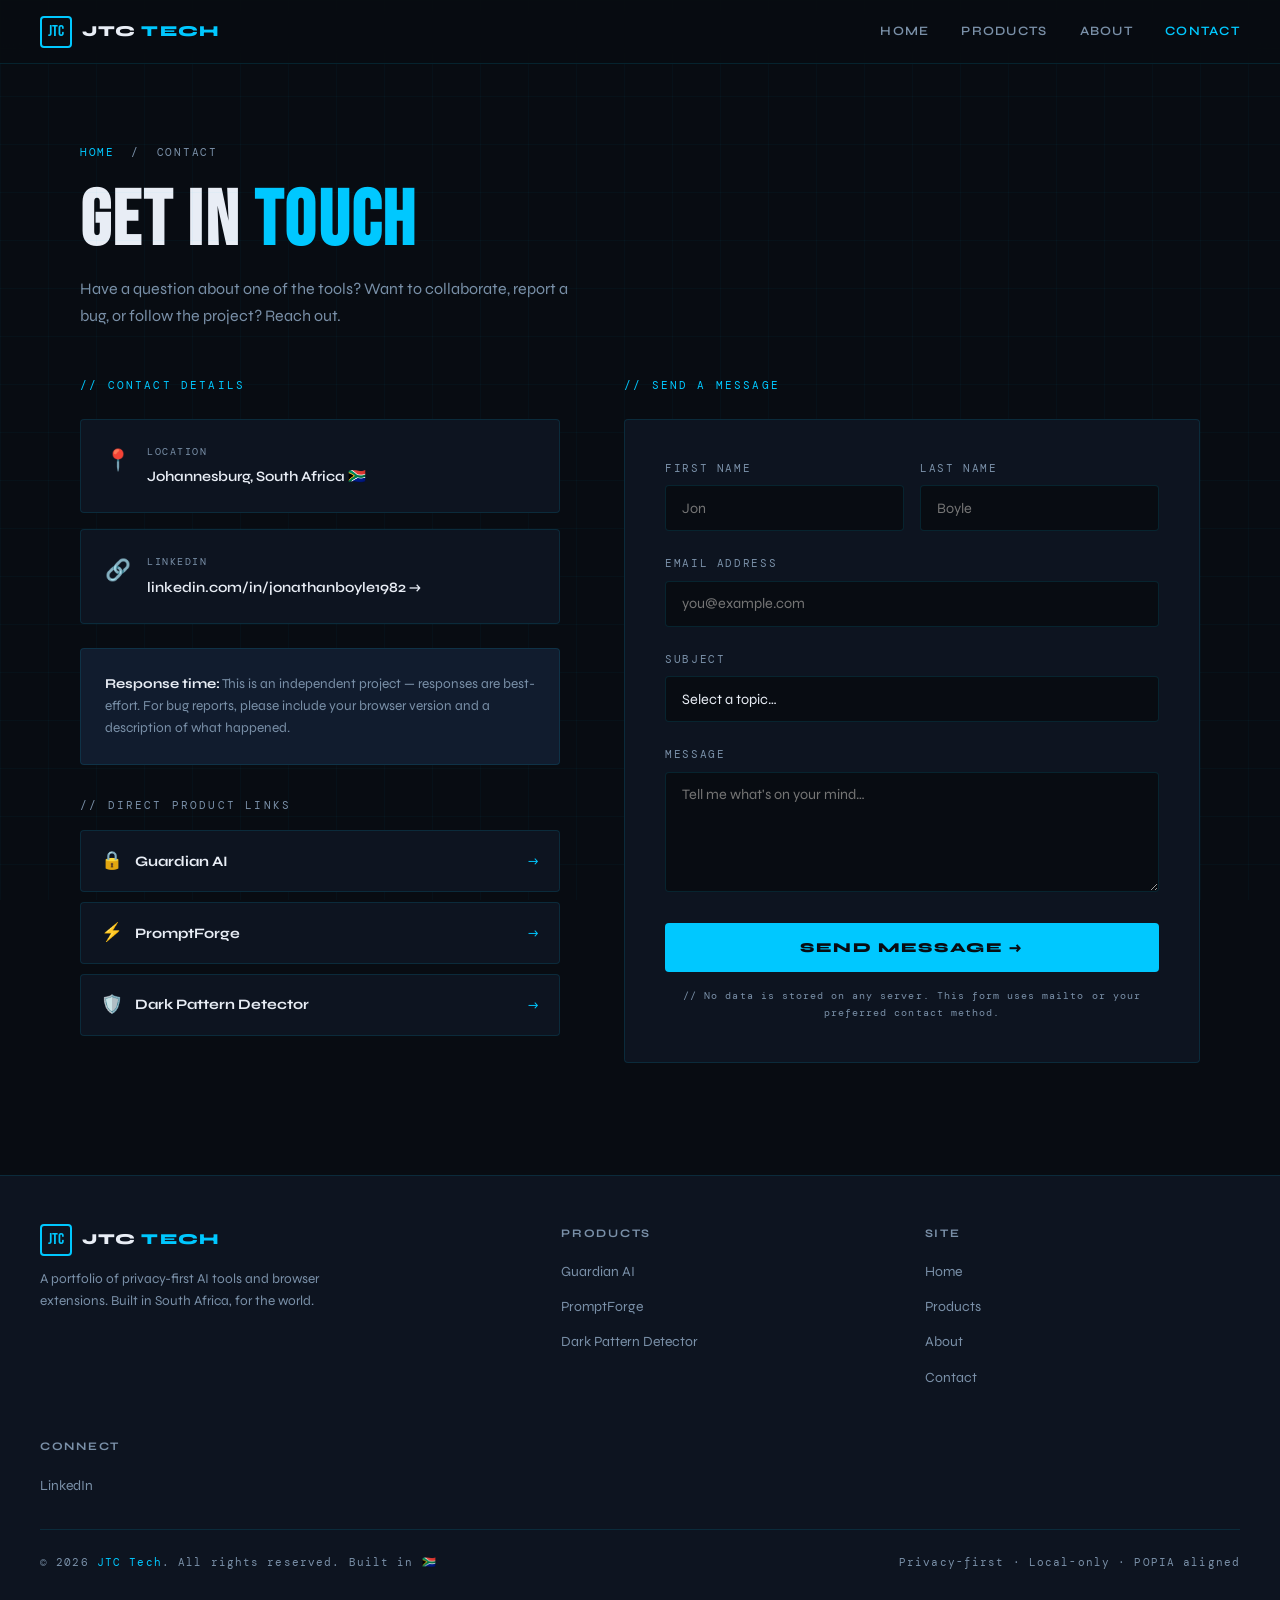
<file: contact.html>
﻿<!DOCTYPE html>
<html lang="en">
<head>
  <meta charset="UTF-8" />
  <meta name="viewport" content="width=device-width, initial-scale=1.0" />
  <!-- Google tag (gtag.js) -->
  <script async src="https://www.googletagmanager.com/gtag/js?id=G-DESBXMP257"></script>
  <script>
    window.dataLayer = window.dataLayer || [];
    function gtag(){dataLayer.push(arguments);}
    gtag('js', new Date());
    gtag('config', 'G-DESBXMP257');
  </script>
  <title>Contact — JTC Technologies Group</title>
  <meta name="description" content="Get in touch with JTC Technologies Group." />
  <meta property="og:title" content="Contact — JTC Technologies Group" />
  <meta property="og:description" content="Get in touch with JTC Technologies Group." />
  <meta property="og:url" content="https://jtctech.co.za/contact.html" />
  <meta property="og:type" content="website" />
  <meta property="og:site_name" content="JTC Technologies Group" />
  <meta name="twitter:card" content="summary" />
  <meta name="twitter:title" content="Contact — JTC Technologies Group" />
  <meta name="twitter:description" content="Get in touch with JTC Technologies Group." />
  <link rel="canonical" href="https://jtctech.co.za/contact.html" />
  <link rel="icon" type="image/svg+xml" href="assets/favicon.svg" />
  <link rel="alternate icon" type="image/x-icon" href="assets/favicon.ico" />
  <link rel="preconnect" href="https://fonts.googleapis.com" />
  <link rel="preconnect" href="https://fonts.gstatic.com" crossorigin />
  <link href="https://fonts.googleapis.com/css2?family=Bebas+Neue&family=DM+Mono:wght@300;400;500&family=Syne:wght@400;600;700;800&display=swap" rel="stylesheet" />
  <style>
    :root {
      --bg: #080c12; --bg-2: #0d1420; --bg-3: #111c2e;
      --border: rgba(0,200,255,0.12); --border-hi: rgba(0,200,255,0.4);
      --cyan: #00c8ff; --cyan-dim: #0099cc; --amber: #f5a623;
      --text: #e8edf5; --text-muted: #7a90a8;
      --radius: 4px;
      --mono: 'DM Mono', monospace; --display: 'Bebas Neue', sans-serif; --body: 'Syne', sans-serif;
    }
    *, *::before, *::after { box-sizing: border-box; margin: 0; padding: 0; }
    body { font-family: var(--body); background: var(--bg); color: var(--text); line-height: 1.6; overflow-x: hidden; }
    a { color: inherit; text-decoration: none; }
    body::before { content: ''; position: fixed; inset: 0; background-image: linear-gradient(rgba(0,200,255,0.03) 1px, transparent 1px), linear-gradient(90deg, rgba(0,200,255,0.03) 1px, transparent 1px); background-size: 48px 48px; pointer-events: none; z-index: 0; }
    nav { position: sticky; top: 0; z-index: 100; display: flex; align-items: center; justify-content: space-between; padding: 0 2.5rem; height: 64px; background: rgba(8,12,18,0.92); backdrop-filter: blur(12px); border-bottom: 1px solid var(--border); }
    .nav-logo { display: flex; align-items: center; gap: 0.6rem; }
    .nav-logo-mark { width: 32px; height: 32px; border: 2px solid var(--cyan); border-radius: var(--radius); display: flex; align-items: center; justify-content: center; font-family: var(--display); font-size: 1rem; color: var(--cyan); }
    .nav-logo-text { font-family: var(--body); font-weight: 800; font-size: 0.95rem; letter-spacing: 0.08em; text-transform: uppercase; }
    .nav-logo-text span { color: var(--cyan); }
    .nav-links { display: flex; align-items: center; gap: 2rem; list-style: none; font-size: 0.8rem; font-weight: 600; letter-spacing: 0.1em; text-transform: uppercase; }
    .nav-links a { color: var(--text-muted); transition: color 0.2s; }
    .nav-links a:hover, .nav-links a.active { color: var(--cyan); }
    .nav-cta { font-size: 0.75rem; font-weight: 700; letter-spacing: 0.12em; text-transform: uppercase; color: var(--bg) !important; background: var(--cyan); padding: 0.45rem 1.1rem; border-radius: var(--radius); }
    .nav-toggle { display: none; background: none; border: none; cursor: pointer; }
    .nav-toggle span { display: block; width: 22px; height: 2px; background: var(--text); margin: 5px 0; }

    .page-header { padding: 5rem 2.5rem 3rem; max-width: 1200px; margin: 0 auto; }
    .breadcrumb { font-family: var(--mono); font-size: 0.7rem; letter-spacing: 0.15em; text-transform: uppercase; color: var(--text-muted); margin-bottom: 1.5rem; }
    .breadcrumb a { color: var(--cyan); }
    .breadcrumb span { margin: 0 0.5rem; }
    .page-title { font-family: var(--display); font-size: clamp(3rem, 6vw, 5.5rem); letter-spacing: 0.03em; text-transform: uppercase; line-height: 0.95; margin-bottom: 1rem; }
    .page-title em { font-style: normal; color: var(--cyan); }
    .page-sub { font-size: 1rem; color: var(--text-muted); max-width: 500px; line-height: 1.7; }

    .section { position: relative; padding: 0 2.5rem 5rem; max-width: 1200px; margin: 0 auto; }
    .contact-grid { display: grid; grid-template-columns: 1fr 1.2fr; gap: 4rem; align-items: start; }

    /* Contact info */
    .contact-info-label { font-family: var(--mono); font-size: 0.68rem; letter-spacing: 0.2em; text-transform: uppercase; color: var(--cyan); margin-bottom: 1.5rem; }
    .contact-item { display: flex; gap: 1rem; align-items: flex-start; padding: 1.5rem; background: var(--bg-2); border: 1px solid var(--border); border-radius: var(--radius); margin-bottom: 1rem; transition: border-color 0.2s; }
    .contact-item:hover { border-color: var(--border-hi); }
    .ci-icon { font-size: 1.3rem; flex-shrink: 0; }
    .ci-label { font-family: var(--mono); font-size: 0.65rem; letter-spacing: 0.15em; text-transform: uppercase; color: var(--text-muted); margin-bottom: 0.3rem; }
    .ci-value { font-size: 0.9rem; font-weight: 600; color: var(--text); }
    .ci-value a { transition: color 0.2s; }
    .ci-value a:hover { color: var(--cyan); }

    .contact-note { background: var(--bg-3); border: 1px solid var(--border); border-radius: var(--radius); padding: 1.5rem; margin-top: 1.5rem; }
    .contact-note p { font-size: 0.85rem; color: var(--text-muted); line-height: 1.65; }
    .contact-note strong { color: var(--text); }

    /* Product links */
    .product-links-label { font-family: var(--mono); font-size: 0.68rem; letter-spacing: 0.2em; text-transform: uppercase; color: var(--text-muted); margin-top: 2rem; margin-bottom: 1rem; }
    .product-link-item { display: flex; align-items: center; justify-content: space-between; padding: 1rem 1.25rem; background: var(--bg-2); border: 1px solid var(--border); border-radius: var(--radius); margin-bottom: 0.6rem; transition: border-color 0.2s, transform 0.15s; }
    .product-link-item:hover { border-color: var(--cyan); transform: translateX(4px); }
    .pli-left { display: flex; align-items: center; gap: 0.75rem; }
    .pli-icon { font-size: 1.1rem; }
    .pli-name { font-weight: 700; font-size: 0.9rem; }
    .pli-arrow { color: var(--cyan); font-size: 0.8rem; }

    /* Contact form */
    .form-label { font-family: var(--mono); font-size: 0.68rem; letter-spacing: 0.2em; text-transform: uppercase; color: var(--cyan); margin-bottom: 1.5rem; }
    .form-card { background: var(--bg-2); border: 1px solid var(--border); border-radius: var(--radius); padding: 2.5rem; }
    .form-group { margin-bottom: 1.5rem; }
    .form-group label { display: block; font-family: var(--mono); font-size: 0.68rem; letter-spacing: 0.15em; text-transform: uppercase; color: var(--text-muted); margin-bottom: 0.5rem; }
    .form-group input, .form-group select, .form-group textarea {
      width: 100%;
      background: var(--bg);
      border: 1px solid var(--border);
      border-radius: var(--radius);
      color: var(--text);
      font-family: var(--body);
      font-size: 0.9rem;
      padding: 0.85rem 1rem;
      outline: none;
      transition: border-color 0.2s;
      -webkit-appearance: none;
    }
    .form-group input:focus, .form-group select:focus, .form-group textarea:focus { border-color: var(--cyan); }
    .form-group select option { background: var(--bg-2); }
    .form-group textarea { resize: vertical; min-height: 120px; }
    .form-row { display: grid; grid-template-columns: 1fr 1fr; gap: 1rem; }
    .btn-submit { width: 100%; background: var(--cyan); color: var(--bg); font-family: var(--body); font-weight: 800; font-size: 0.85rem; letter-spacing: 0.12em; text-transform: uppercase; border: none; border-radius: var(--radius); padding: 1rem; cursor: pointer; transition: background 0.2s, transform 0.15s; }
    .btn-submit:hover { background: #33d6ff; transform: translateY(-1px); }
    .form-note { font-family: var(--mono); font-size: 0.65rem; letter-spacing: 0.1em; color: var(--text-muted); text-align: center; margin-top: 1rem; }

    /* Success state */
    .form-success { display: none; text-align: center; padding: 2rem 0; }
    .form-success .success-icon { font-size: 3rem; margin-bottom: 1rem; }
    .form-success h3 { font-family: var(--display); font-size: 2rem; letter-spacing: 0.05em; text-transform: uppercase; margin-bottom: 0.5rem; }
    .form-success p { font-size: 0.9rem; color: var(--text-muted); }

    footer { background: var(--bg-2); border-top: 1px solid var(--border); padding: 3rem 2.5rem; margin-top: 2rem; }
    .footer-inner { max-width: 1200px; margin: 0 auto; display: grid; grid-template-columns: 1.5fr 1fr 1fr; gap: 3rem; }
    .footer-brand p { font-size: 0.85rem; color: var(--text-muted); line-height: 1.65; margin-top: 0.75rem; max-width: 280px; }
    .footer-col h4 { font-size: 0.72rem; font-weight: 700; letter-spacing: 0.15em; text-transform: uppercase; color: var(--text-muted); margin-bottom: 1rem; }
    .footer-col ul { list-style: none; display: flex; flex-direction: column; gap: 0.6rem; }
    .footer-col a { font-size: 0.875rem; color: var(--text-muted); transition: color 0.2s; }
    .footer-col a:hover { color: var(--cyan); }
    .footer-bottom { max-width: 1200px; margin: 2rem auto 0; padding-top: 1.5rem; border-top: 1px solid var(--border); display: flex; align-items: center; justify-content: space-between; flex-wrap: wrap; gap: 1rem; }
    .footer-bottom p { font-family: var(--mono); font-size: 0.7rem; letter-spacing: 0.1em; color: var(--text-muted); }
    .footer-bottom span { color: var(--cyan); }

    @media (max-width: 900px) { .contact-grid { grid-template-columns: 1fr; } .footer-inner { grid-template-columns: 1fr 1fr; } }
    @media (max-width: 640px) { nav { padding: 0 1.25rem; } .nav-links { display: none; } .nav-links.open { display: flex; flex-direction: column; position: fixed; top: 64px; left: 0; right: 0; background: var(--bg); border-bottom: 1px solid var(--border); padding: 1.5rem; gap: 1.25rem; z-index: 99; } .nav-toggle { display: block; } .page-header, .section { padding-left: 1.25rem; padding-right: 1.25rem; } .form-row { grid-template-columns: 1fr; } .footer-inner { grid-template-columns: 1fr; } }
  </style>
</head>
<body>

  <nav>
    <a href="index.html" class="nav-logo">
      <div class="nav-logo-mark">JTC</div>
      <div class="nav-logo-text">JTC <span>Tech</span></div>
    </a>
    <ul class="nav-links" id="navLinks">
      <li><a href="index.html">Home</a></li>
      <li><a href="products.html">Products</a></li>
      <li><a href="about.html">About</a></li>
      <li><a href="contact.html" class="active">Contact</a></li>
    </ul>
    <button class="nav-toggle" id="navToggle" aria-label="Toggle menu"><span></span><span></span><span></span></button>
  </nav>

  <div class="page-header">
    <div class="breadcrumb"><a href="index.html">Home</a> <span>/</span> Contact</div>
    <h1 class="page-title">Get in <em>Touch</em></h1>
    <p class="page-sub">Have a question about one of the tools? Want to collaborate, report a bug, or follow the project? Reach out.</p>
  </div>

  <div class="section">
    <div class="contact-grid">
      <!-- Left: Info -->
      <div>
        <div class="contact-info-label">// Contact details</div>

        <div class="contact-item">
          <div class="ci-icon">📍</div>
          <div>
            <div class="ci-label">Location</div>
            <div class="ci-value">Johannesburg, South Africa 🇿🇦</div>
          </div>
        </div>

        <div class="contact-item">
          <div class="ci-icon">🔗</div>
          <div>
            <div class="ci-label">LinkedIn</div>
            <div class="ci-value"><a href="https://www.linkedin.com/in/jonathanboyle1982/" target="_blank">linkedin.com/in/jonathanboyle1982 →</a></div>
          </div>
        </div>

        <div class="contact-note">
          <p><strong>Response time:</strong> This is an independent project — responses are best-effort. For bug reports, please include your browser version and a description of what happened.</p>
        </div>

        <div class="product-links-label">// Direct product links</div>

        <a href="https://guardian.jtctech.co.za" target="_blank" class="product-link-item">
          <div class="pli-left">
            <div class="pli-icon">🔒</div>
            <div class="pli-name">Guardian AI</div>
          </div>
          <div class="pli-arrow">→</div>
        </a>
        <a href="https://promptforge.jtctech.co.za" target="_blank" class="product-link-item">
          <div class="pli-left">
            <div class="pli-icon">⚡</div>
            <div class="pli-name">PromptForge</div>
          </div>
          <div class="pli-arrow">→</div>
        </a>
        <a href="https://darkpattern.jtctech.co.za" target="_blank" class="product-link-item">
          <div class="pli-left">
            <div class="pli-icon">🛡️</div>
            <div class="pli-name">Dark Pattern Detector</div>
          </div>
          <div class="pli-arrow">→</div>
        </a>
      </div>

      <!-- Right: Form -->
      <div>
        <div class="form-label">// Send a message</div>
        <div class="form-card">
          <div id="contactForm">
            <div class="form-row">
              <div class="form-group">
                <label for="firstName">First Name</label>
                <input type="text" id="firstName" placeholder="Jon" />
              </div>
              <div class="form-group">
                <label for="lastName">Last Name</label>
                <input type="text" id="lastName" placeholder="Boyle" />
              </div>
            </div>
            <div class="form-group">
              <label for="email">Email Address</label>
              <input type="email" id="email" placeholder="you@example.com" />
            </div>
            <div class="form-group">
              <label for="subject">Subject</label>
              <select id="subject">
                <option value="">Select a topic…</option>
                <option value="guardian">Guardian AI — question or feedback</option>
                <option value="promptforge">PromptForge — question or feedback</option>
                <option value="darkpattern">Dark Pattern Detector — question or feedback</option>
                <option value="bug">Bug report</option>
                <option value="collab">Collaboration or partnership</option>
                <option value="other">Something else</option>
              </select>
            </div>
            <div class="form-group">
              <label for="message">Message</label>
              <textarea id="message" placeholder="Tell me what's on your mind…"></textarea>
            </div>
            <button class="btn-submit" onclick="handleSubmit()">Send Message →</button>
            <p class="form-error" id="formError" style="display:none;font-family:var(--mono);font-size:0.7rem;letter-spacing:0.08em;color:#ff6b6b;margin-top:0.75rem;"></p>
            <p class="form-note">// No data is stored on any server. This form uses mailto or your preferred contact method.</p>
          </div>
          <div class="form-success" id="formSuccess">
            <div class="success-icon">✅</div>
            <h3>Message Sent</h3>
            <p>Thanks for reaching out — I'll get back to you as soon as possible.</p>
          </div>
        </div>
      </div>
    </div>
  </div>

  <footer>
    <div class="footer-inner">
      <div class="footer-brand">
        <div class="nav-logo">
          <div class="nav-logo-mark">JTC</div>
          <div class="nav-logo-text">JTC <span>Tech</span></div>
        </div>
        <p>A portfolio of privacy-first AI tools and browser extensions. Built in South Africa, for the world.</p>
      </div>
      <div class="footer-col">
        <h4>Products</h4>
        <ul>
          <li><a href="https://guardian.jtctech.co.za" target="_blank">Guardian AI</a></li>
          <li><a href="https://promptforge.jtctech.co.za" target="_blank">PromptForge</a></li>
          <li><a href="https://darkpattern.jtctech.co.za" target="_blank">Dark Pattern Detector</a></li>
        </ul>
      </div>
      <div class="footer-col">
        <h4>Site</h4>
        <ul>
          <li><a href="index.html">Home</a></li>
          <li><a href="products.html">Products</a></li>
          <li><a href="about.html">About</a></li>
          <li><a href="contact.html">Contact</a></li>
        </ul>
      </div>
      <div class="footer-col">
        <h4>Connect</h4>
        <ul>
          <li><a href="https://www.linkedin.com/in/jonathanboyle1982/" target="_blank">LinkedIn</a></li>
        </ul>
      </div>
    </div>
    <div class="footer-bottom">
      <p>© 2026 <span>JTC Tech</span>. All rights reserved. Built in <span>🇿🇦</span></p>
      <p>Privacy-first · Local-only · POPIA aligned</p>
    </div>
  </footer>

  <script>
    const toggle = document.getElementById('navToggle');
    const links  = document.getElementById('navLinks');
    toggle.addEventListener('click', () => links.classList.toggle('open'));

    function showError(msg) {
      const el = document.getElementById('formError');
      el.textContent = '// ' + msg;
      el.style.display = 'block';
    }

    function handleSubmit() {
      const name    = document.getElementById('firstName').value.trim();
      const email   = document.getElementById('email').value.trim();
      const subject = document.getElementById('subject').value;
      const message = document.getElementById('message').value.trim();
      const errEl   = document.getElementById('formError');
      errEl.style.display = 'none';

      if (!name)    { showError('Please enter your first name.'); return; }
      if (!email)   { showError('Please enter your email address.'); return; }
      if (!/^[^\s@]+@[^\s@]+\.[^\s@]+$/.test(email)) { showError('Please enter a valid email address.'); return; }
      if (!subject) { showError('Please select a subject.'); return; }
      if (!message) { showError('Please enter a message.'); return; }

      const to      = 'hello@jtctech.co.za';
      const subLine = `[JTC Tech] ${subject}`;
      const body    = `From: ${name} (${email})\n\n${message}`;
      window.location.href = `mailto:${to}?subject=${encodeURIComponent(subLine)}&body=${encodeURIComponent(body)}`;
      document.getElementById('contactForm').style.display = 'none';
      document.getElementById('formSuccess').style.display = 'block';
    }
  </script>
</body>
</html>
</file>
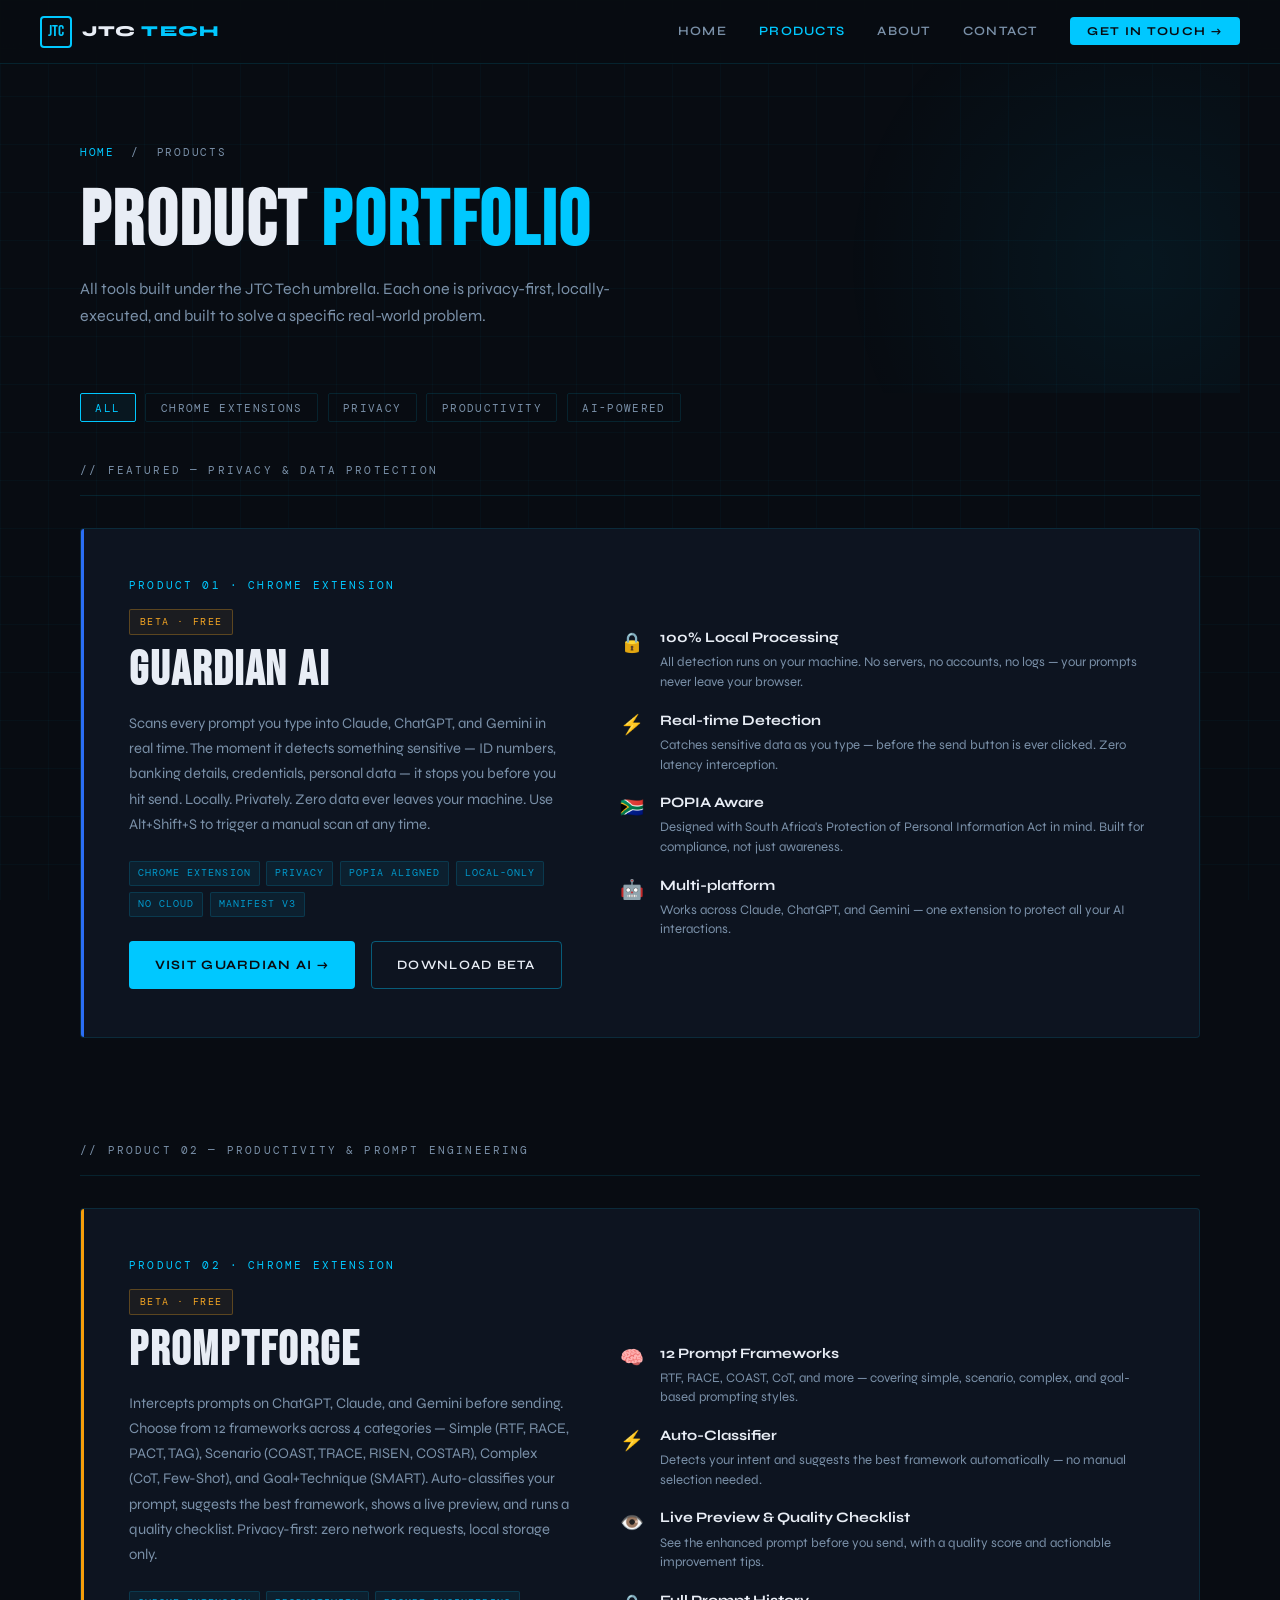
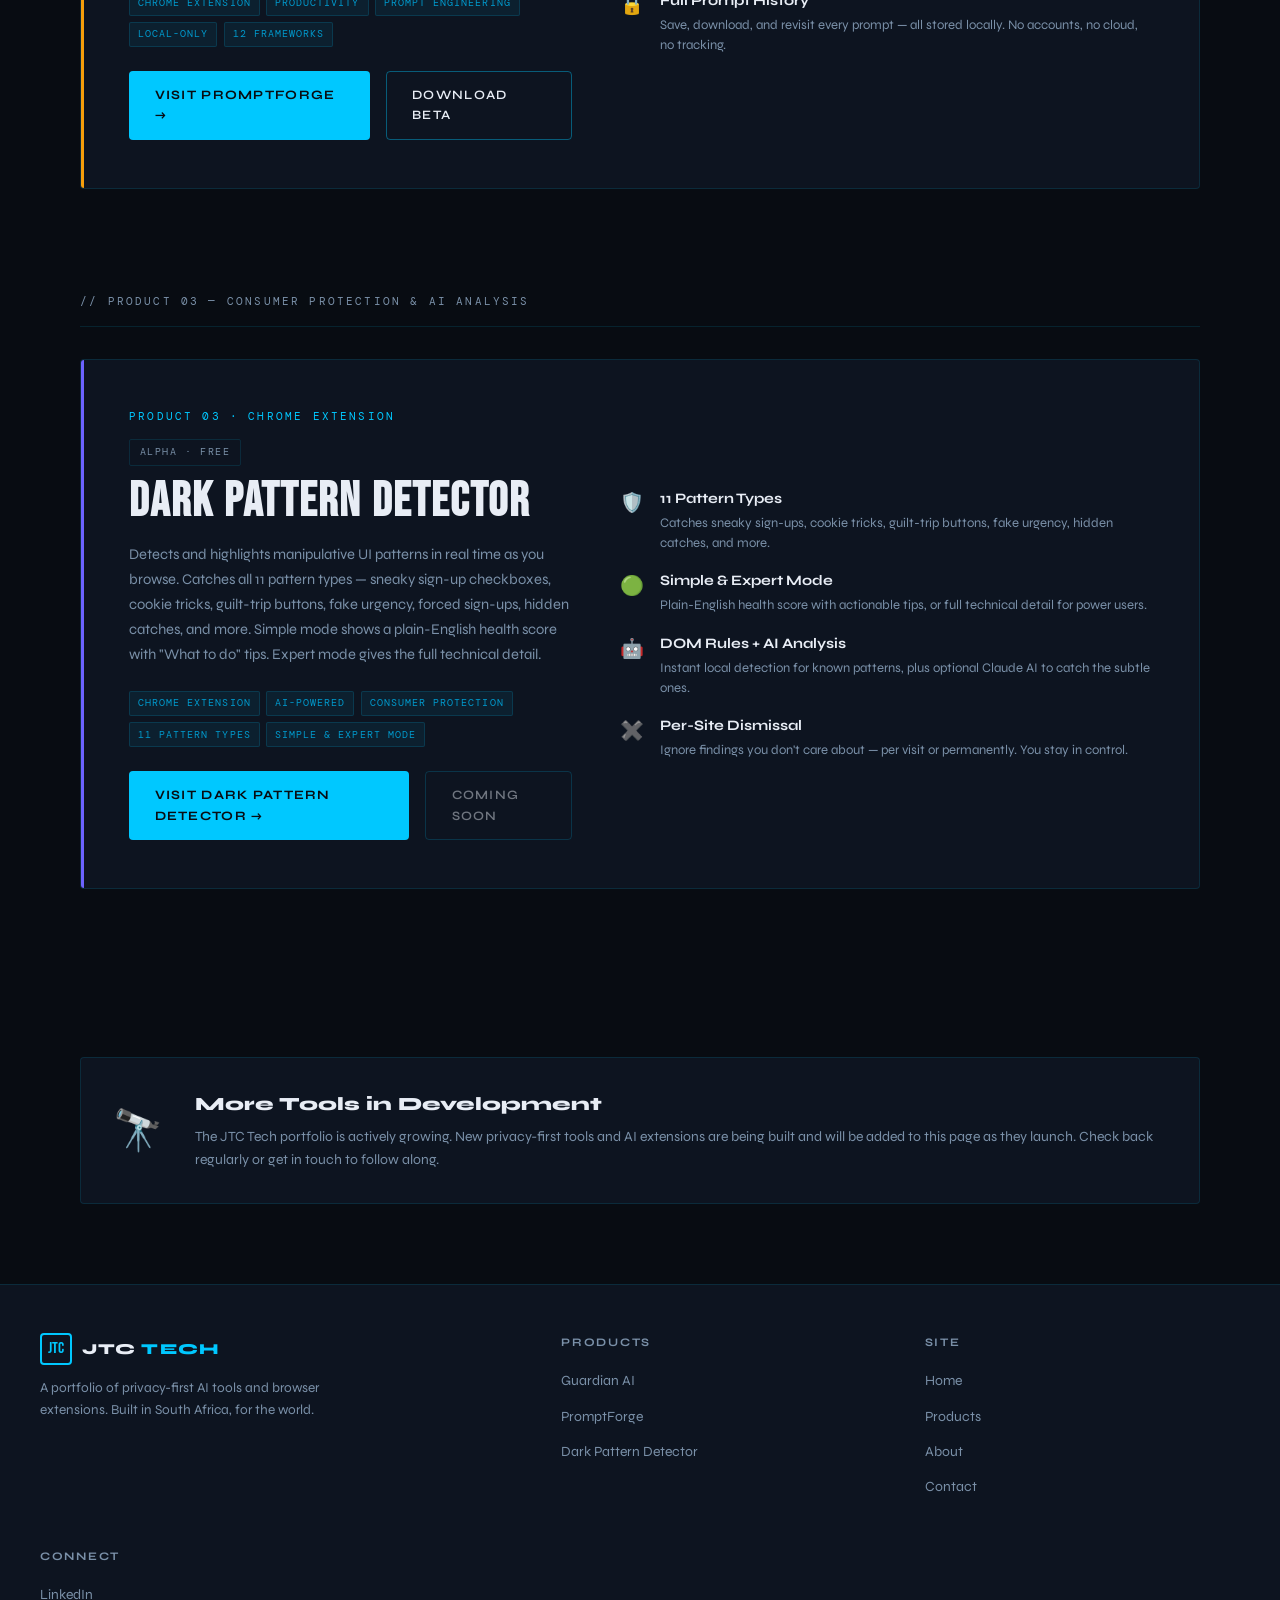
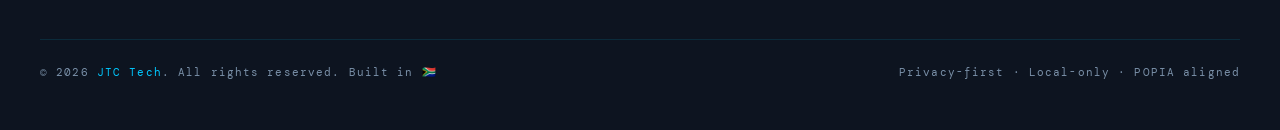
<file: products.html>
﻿<!DOCTYPE html>
<html lang="en">
<head>
  <meta charset="UTF-8" />
  <meta name="viewport" content="width=device-width, initial-scale=1.0" />
  <!-- Google tag (gtag.js) -->
  <script async src="https://www.googletagmanager.com/gtag/js?id=G-DESBXMP257"></script>
  <script>
    window.dataLayer = window.dataLayer || [];
    function gtag(){dataLayer.push(arguments);}
    gtag('js', new Date());
    gtag('config', 'G-DESBXMP257');
  </script>
  <title>Products — JTC Technologies Group</title>
  <meta name="description" content="Explore JTC Technologies Group's Chrome extensions: PromptForge (AI prompt enhancer), GuardianAI (prompt privacy protection), and Dark Pattern Detector (manipulative UI scanner)." />
  <meta name="keywords" content="PromptForge, GuardianAI, Dark Pattern Detector, Chrome extensions, AI tools, prompt enhancer, privacy tool" />
  <meta property="og:title" content="Products — JTC Technologies Group" />
  <meta property="og:description" content="Explore JTC Technologies Group's Chrome extensions: PromptForge (AI prompt enhancer), GuardianAI (prompt privacy protection), and Dark Pattern Detector (manipulative UI scanner)." />
  <meta property="og:url" content="https://jtctech.co.za/products.html" />
  <meta property="og:type" content="website" />
  <meta property="og:site_name" content="JTC Technologies Group" />
  <meta name="twitter:card" content="summary" />
  <meta name="twitter:title" content="Products — JTC Technologies Group" />
  <meta name="twitter:description" content="Explore JTC Technologies Group's Chrome extensions: PromptForge (AI prompt enhancer), GuardianAI (prompt privacy protection), and Dark Pattern Detector (manipulative UI scanner)." />
  <link rel="canonical" href="https://jtctech.co.za/products.html" />
  <script type="application/ld+json">
  [
    {
      "@context": "https://schema.org",
      "@type": "SoftwareApplication",
      "name": "PromptForge",
      "applicationCategory": "BrowserApplication",
      "operatingSystem": "Chrome",
      "offers": { "@type": "Offer", "price": "0", "priceCurrency": "USD" },
      "description": "Enhances AI prompts using 12 structured frameworks before sending to ChatGPT, Claude, or Gemini. Privacy-first.",
      "url": "https://promptforge.jtctech.co.za",
      "publisher": { "@type": "Organization", "name": "JTC Technologies Group" }
    },
    {
      "@context": "https://schema.org",
      "@type": "SoftwareApplication",
      "name": "GuardianAI",
      "applicationCategory": "BrowserApplication",
      "operatingSystem": "Chrome",
      "offers": { "@type": "Offer", "price": "0", "priceCurrency": "USD" },
      "description": "Scans AI prompts for sensitive personal data before sending to ChatGPT, Claude, or Gemini. POPIA-aware.",
      "publisher": { "@type": "Organization", "name": "JTC Technologies Group" }
    },
    {
      "@context": "https://schema.org",
      "@type": "SoftwareApplication",
      "name": "Dark Pattern Detector",
      "applicationCategory": "BrowserApplication",
      "operatingSystem": "Chrome",
      "offers": { "@type": "Offer", "price": "0", "priceCurrency": "USD" },
      "description": "Detects and highlights manipulative UI dark patterns on websites in real time using DOM rules and AI analysis.",
      "publisher": { "@type": "Organization", "name": "JTC Technologies Group" }
    }
  ]
  </script>
  <link rel="icon" type="image/svg+xml" href="assets/favicon.svg" />
  <link rel="alternate icon" type="image/x-icon" href="assets/favicon.ico" />
  <link rel="preconnect" href="https://fonts.googleapis.com" />
  <link rel="preconnect" href="https://fonts.gstatic.com" crossorigin />
  <link href="https://fonts.googleapis.com/css2?family=Bebas+Neue&family=DM+Mono:wght@300;400;500&family=Syne:wght@400;600;700;800&display=swap" rel="stylesheet" />
  <style>
    :root {
      --bg: #080c12; --bg-2: #0d1420; --bg-3: #111c2e;
      --border: rgba(0,200,255,0.12); --border-hi: rgba(0,200,255,0.4);
      --cyan: #00c8ff; --cyan-dim: #0099cc; --amber: #f5a623;
      --text: #e8edf5; --text-muted: #7a90a8; --card-bg: rgba(13,20,32,0.9);
      --radius: 4px;
      --mono: 'DM Mono', monospace; --display: 'Bebas Neue', sans-serif; --body: 'Syne', sans-serif;
    }
    *, *::before, *::after { box-sizing: border-box; margin: 0; padding: 0; }
    html { scroll-behavior: smooth; }
    body { font-family: var(--body); background: var(--bg); color: var(--text); line-height: 1.6; overflow-x: hidden; }
    a { color: inherit; text-decoration: none; }
    body::before {
      content: '';
      position: fixed; inset: 0;
      background-image: linear-gradient(rgba(0,200,255,0.03) 1px, transparent 1px), linear-gradient(90deg, rgba(0,200,255,0.03) 1px, transparent 1px);
      background-size: 48px 48px;
      pointer-events: none; z-index: 0;
    }
    nav {
      position: sticky; top: 0; z-index: 100;
      display: flex; align-items: center; justify-content: space-between;
      padding: 0 2.5rem; height: 64px;
      background: rgba(8,12,18,0.92); backdrop-filter: blur(12px);
      border-bottom: 1px solid var(--border);
    }
    .nav-logo { display: flex; align-items: center; gap: 0.6rem; }
    .nav-logo-mark { width: 32px; height: 32px; border: 2px solid var(--cyan); border-radius: var(--radius); display: flex; align-items: center; justify-content: center; font-family: var(--display); font-size: 1rem; color: var(--cyan); }
    .nav-logo-text { font-family: var(--body); font-weight: 800; font-size: 0.95rem; letter-spacing: 0.08em; text-transform: uppercase; }
    .nav-logo-text span { color: var(--cyan); }
    .nav-links { display: flex; align-items: center; gap: 2rem; list-style: none; font-size: 0.8rem; font-weight: 600; letter-spacing: 0.1em; text-transform: uppercase; }
    .nav-links a { color: var(--text-muted); transition: color 0.2s; }
    .nav-links a:hover, .nav-links a.active { color: var(--cyan); }
    .nav-cta { font-size: 0.75rem; font-weight: 700; letter-spacing: 0.12em; text-transform: uppercase; color: var(--bg) !important; background: var(--cyan); padding: 0.45rem 1.1rem; border-radius: var(--radius); transition: background 0.2s; }
    .nav-cta:hover { background: #33d6ff; }
    .nav-toggle { display: none; background: none; border: none; cursor: pointer; }
    .nav-toggle span { display: block; width: 22px; height: 2px; background: var(--text); margin: 5px 0; }

    /* Page Header */
    .page-header {
      position: relative;
      padding: 5rem 2.5rem 4rem;
      max-width: 1200px;
      margin: 0 auto;
      overflow: hidden;
    }
    .page-header-bg {
      position: absolute;
      top: -100px; right: -200px;
      width: 600px; height: 600px;
      background: radial-gradient(circle, rgba(0,200,255,0.06) 0%, transparent 70%);
      pointer-events: none;
    }
    .breadcrumb {
      font-family: var(--mono);
      font-size: 0.7rem;
      letter-spacing: 0.15em;
      text-transform: uppercase;
      color: var(--text-muted);
      margin-bottom: 1.5rem;
    }
    .breadcrumb a { color: var(--cyan); }
    .breadcrumb span { margin: 0 0.5rem; }
    .page-title {
      font-family: var(--display);
      font-size: clamp(3rem, 6vw, 5.5rem);
      letter-spacing: 0.03em;
      text-transform: uppercase;
      line-height: 0.95;
      margin-bottom: 1rem;
    }
    .page-title em { font-style: normal; color: var(--cyan); }
    .page-sub { font-size: 1rem; color: var(--text-muted); max-width: 560px; line-height: 1.7; }

    /* Filter bar */
    .filter-bar {
      max-width: 1200px;
      margin: 0 auto;
      padding: 0 2.5rem 2.5rem;
      display: flex;
      gap: 0.6rem;
      flex-wrap: wrap;
    }
    .filter-btn {
      font-family: var(--mono);
      font-size: 0.7rem;
      letter-spacing: 0.12em;
      text-transform: uppercase;
      padding: 0.4rem 0.9rem;
      border: 1px solid var(--border);
      border-radius: 2px;
      background: transparent;
      color: var(--text-muted);
      cursor: pointer;
      transition: all 0.2s;
    }
    .filter-btn:hover, .filter-btn.active { border-color: var(--cyan); color: var(--cyan); background: rgba(0,200,255,0.06); }

    /* Featured product (large) */
    .section { position: relative; padding: 0 2.5rem 5rem; max-width: 1200px; margin: 0 auto; }
    .section-label {
      font-family: var(--mono);
      font-size: 0.68rem;
      letter-spacing: 0.2em;
      text-transform: uppercase;
      color: var(--text-muted);
      padding-bottom: 1rem;
      margin-bottom: 2rem;
      border-bottom: 1px solid var(--border);
    }
    .featured-card {
      background: var(--bg-2);
      border: 1px solid var(--border);
      border-radius: var(--radius);
      padding: 3rem;
      display: grid;
      grid-template-columns: 1fr 1.2fr;
      gap: 3rem;
      align-items: center;
      position: relative;
      overflow: hidden;
      margin-bottom: 1.5rem;
      transition: border-color 0.3s;
    }
    .featured-card::before {
      content: '';
      position: absolute;
      top: 0; left: 0; bottom: 0;
      width: 3px;
      background: var(--c, var(--cyan));
    }
    .featured-card:hover { border-color: var(--border-hi); }
    .fc-eyebrow {
      font-family: var(--mono);
      font-size: 0.68rem;
      letter-spacing: 0.2em;
      text-transform: uppercase;
      color: var(--cyan);
      margin-bottom: 0.75rem;
    }
    .fc-title {
      font-family: var(--display);
      font-size: 3rem;
      letter-spacing: 0.04em;
      text-transform: uppercase;
      line-height: 1;
      margin-bottom: 1rem;
    }
    .fc-desc { font-size: 0.92rem; color: var(--text-muted); line-height: 1.7; margin-bottom: 1.5rem; }
    .fc-tags { display: flex; flex-wrap: wrap; gap: 0.4rem; margin-bottom: 1.5rem; }
    .tag { font-family: var(--mono); font-size: 0.65rem; letter-spacing: 0.1em; text-transform: uppercase; color: var(--cyan-dim); background: rgba(0,200,255,0.07); border: 1px solid rgba(0,200,255,0.15); padding: 0.2rem 0.5rem; border-radius: 2px; }
    .fc-actions { display: flex; gap: 1rem; }
    .btn-primary { display: inline-flex; align-items: center; gap: 0.5rem; background: var(--cyan); color: var(--bg); font-weight: 700; font-size: 0.8rem; letter-spacing: 0.1em; text-transform: uppercase; padding: 0.8rem 1.6rem; border-radius: var(--radius); transition: background 0.2s, transform 0.15s; }
    .btn-primary:hover { background: #33d6ff; transform: translateY(-1px); }
    .btn-outline { display: inline-flex; align-items: center; gap: 0.5rem; border: 1px solid var(--border-hi); color: var(--text); font-weight: 600; font-size: 0.8rem; letter-spacing: 0.1em; text-transform: uppercase; padding: 0.8rem 1.6rem; border-radius: var(--radius); transition: all 0.2s; }
    .btn-outline:hover { border-color: var(--cyan); color: var(--cyan); }

    /* Feature list in featured card */
    .fc-features { display: flex; flex-direction: column; gap: 1rem; }
    .fc-feature { display: flex; gap: 1rem; align-items: flex-start; }
    .fc-feature-icon { font-size: 1.2rem; flex-shrink: 0; margin-top: 0.1rem; }
    .fc-feature h4 { font-size: 0.9rem; font-weight: 700; margin-bottom: 0.25rem; }
    .fc-feature p { font-size: 0.82rem; color: var(--text-muted); line-height: 1.5; }
    .card-status { font-family: var(--mono); font-size: 0.65rem; letter-spacing: 0.15em; text-transform: uppercase; padding: 0.25rem 0.6rem; border-radius: 2px; border: 1px solid; display: inline-block; margin-bottom: 0.75rem; }
    .status-live { color: #3dffa0; border-color: rgba(61,255,160,0.3); background: rgba(61,255,160,0.06); }
    .status-beta { color: var(--amber); border-color: rgba(245,166,35,0.3); background: rgba(245,166,35,0.06); }
    .status-soon { color: var(--text-muted); border-color: var(--border); background: transparent; }

    /* Grid cards */
    .products-grid { display: grid; grid-template-columns: repeat(auto-fill, minmax(340px, 1fr)); gap: 1.5rem; }
    .product-card { position: relative; background: var(--card-bg); border: 1px solid var(--border); border-radius: var(--radius); padding: 2rem; display: flex; flex-direction: column; gap: 1rem; overflow: hidden; transition: border-color 0.3s, transform 0.25s; cursor: pointer; }
    .product-card::before { content: ''; position: absolute; top: 0; left: 0; right: 0; height: 2px; background: linear-gradient(90deg, var(--c, var(--cyan)), transparent); opacity: 0; transition: opacity 0.3s; }
    .product-card:hover { border-color: var(--border-hi); transform: translateY(-4px); }
    .product-card:hover::before { opacity: 1; }
    .card-header { display: flex; align-items: flex-start; justify-content: space-between; gap: 1rem; }
    .card-icon { font-size: 1.8rem; line-height: 1; }
    .card-title { font-family: var(--body); font-weight: 800; font-size: 1.2rem; }
    .card-desc { font-size: 0.88rem; color: var(--text-muted); line-height: 1.65; flex: 1; }
    .card-tags { display: flex; flex-wrap: wrap; gap: 0.4rem; }
    .card-link { display: inline-flex; align-items: center; gap: 0.4rem; font-size: 0.8rem; font-weight: 700; letter-spacing: 0.08em; text-transform: uppercase; color: var(--c, var(--cyan)); margin-top: 0.5rem; transition: gap 0.2s; }
    .card-link:hover { gap: 0.8rem; }
    .product-card.placeholder { border-style: dashed; opacity: 0.45; cursor: default; }
    .product-card.placeholder:hover { transform: none; border-color: var(--border); }
    .placeholder-inner { display: flex; flex-direction: column; align-items: center; justify-content: center; height: 180px; gap: 0.75rem; color: var(--text-muted); }
    .placeholder-inner .plus { font-size: 2rem; color: var(--border-hi); }
    .placeholder-inner p { font-family: var(--mono); font-size: 0.72rem; letter-spacing: 0.15em; text-transform: uppercase; text-align: center; }

    /* Coming soon section */
    .coming-soon-note {
      margin-top: 4rem;
      padding: 2rem;
      background: var(--bg-2);
      border: 1px solid var(--border);
      border-radius: var(--radius);
      display: flex;
      align-items: center;
      gap: 2rem;
    }
    .csn-icon { font-size: 2.5rem; flex-shrink: 0; }
    .csn-text h3 { font-weight: 800; margin-bottom: 0.4rem; }
    .csn-text p { font-size: 0.875rem; color: var(--text-muted); line-height: 1.6; }

    /* Footer */
    footer { background: var(--bg-2); border-top: 1px solid var(--border); padding: 3rem 2.5rem; }
    .footer-inner { max-width: 1200px; margin: 0 auto; display: grid; grid-template-columns: 1.5fr 1fr 1fr; gap: 3rem; }
    .footer-brand p { font-size: 0.85rem; color: var(--text-muted); line-height: 1.65; margin-top: 0.75rem; max-width: 280px; }
    .footer-col h4 { font-size: 0.72rem; font-weight: 700; letter-spacing: 0.15em; text-transform: uppercase; color: var(--text-muted); margin-bottom: 1rem; }
    .footer-col ul { list-style: none; display: flex; flex-direction: column; gap: 0.6rem; }
    .footer-col a { font-size: 0.875rem; color: var(--text-muted); transition: color 0.2s; }
    .footer-col a:hover { color: var(--cyan); }
    .footer-bottom { max-width: 1200px; margin: 2rem auto 0; padding-top: 1.5rem; border-top: 1px solid var(--border); display: flex; align-items: center; justify-content: space-between; flex-wrap: wrap; gap: 1rem; }
    .footer-bottom p { font-family: var(--mono); font-size: 0.7rem; letter-spacing: 0.1em; color: var(--text-muted); }
    .footer-bottom span { color: var(--cyan); }

    @media (max-width: 900px) {
      .featured-card { grid-template-columns: 1fr; }
      .footer-inner { grid-template-columns: 1fr 1fr; }
    }
    @media (max-width: 640px) {
      nav { padding: 0 1.25rem; }
      .nav-links { display: none; }
      .nav-links.open { display: flex; flex-direction: column; position: fixed; top: 64px; left: 0; right: 0; background: var(--bg); border-bottom: 1px solid var(--border); padding: 1.5rem; gap: 1.25rem; z-index: 99; }
      .nav-toggle { display: block; }
      .page-header { padding: 3rem 1.25rem 2rem; }
      .filter-bar { padding: 0 1.25rem 2rem; }
      .section { padding: 0 1.25rem 3rem; }
      .featured-card { padding: 1.5rem; }
      .products-grid { grid-template-columns: 1fr; }
      .coming-soon-note { flex-direction: column; text-align: center; }
      .footer-inner { grid-template-columns: 1fr; }
    }
  </style>
</head>
<body>

  <nav>
    <a href="index.html" class="nav-logo">
      <div class="nav-logo-mark">JTC</div>
      <div class="nav-logo-text">JTC <span>Tech</span></div>
    </a>
    <ul class="nav-links" id="navLinks">
      <li><a href="index.html">Home</a></li>
      <li><a href="products.html" class="active">Products</a></li>
      <li><a href="about.html">About</a></li>
      <li><a href="contact.html">Contact</a></li>
      <li><a href="contact.html" class="nav-cta">Get in Touch →</a></li>
    </ul>
    <button class="nav-toggle" id="navToggle" aria-label="Toggle menu">
      <span></span><span></span><span></span>
    </button>
  </nav>

  <div class="page-header">
    <div class="page-header-bg"></div>
    <div class="breadcrumb"><a href="index.html">Home</a> <span>/</span> Products</div>
    <h1 class="page-title">Product <em>Portfolio</em></h1>
    <p class="page-sub">All tools built under the JTC Tech umbrella. Each one is privacy-first, locally-executed, and built to solve a specific real-world problem.</p>
  </div>

  <div class="filter-bar">
    <button class="filter-btn active">All</button>
    <button class="filter-btn">Chrome Extensions</button>
    <button class="filter-btn">Privacy</button>
    <button class="filter-btn">Productivity</button>
    <button class="filter-btn">AI-powered</button>
  </div>

  <!-- Featured: Guardian AI -->
  <div class="section">
    <div class="section-label">// Featured — Privacy & Data Protection</div>
    <div class="featured-card" data-tags="chrome-extensions privacy" style="--c:#2a6ef5">
      <div>
        <div class="fc-eyebrow">Product 01 · Chrome Extension</div>
        <span class="card-status status-beta">Beta · Free</span>
        <h2 class="fc-title">Guardian AI</h2>
        <p class="fc-desc">
          Scans every prompt you type into Claude, ChatGPT, and Gemini in real time. The moment it detects something sensitive — ID numbers, banking details, credentials, personal data — it stops you before you hit send. Locally. Privately. Zero data ever leaves your machine. Use Alt+Shift+S to trigger a manual scan at any time.
        </p>
        <div class="fc-tags">
          <span class="tag">Chrome Extension</span>
          <span class="tag">Privacy</span>
          <span class="tag">POPIA Aligned</span>
          <span class="tag">Local-only</span>
          <span class="tag">No Cloud</span>
          <span class="tag">Manifest V3</span>
        </div>
        <div class="fc-actions">
          <a href="https://guardian.jtctech.co.za" target="_blank" class="btn-primary">Visit Guardian AI →</a>
          <a href="https://guardian.jtctech.co.za" target="_blank" class="btn-outline">Download Beta</a>
        </div>
      </div>
      <div class="fc-features">
        <div class="fc-feature">
          <div class="fc-feature-icon">🔒</div>
          <div>
            <h4>100% Local Processing</h4>
            <p>All detection runs on your machine. No servers, no accounts, no logs — your prompts never leave your browser.</p>
          </div>
        </div>
        <div class="fc-feature">
          <div class="fc-feature-icon">⚡</div>
          <div>
            <h4>Real-time Detection</h4>
            <p>Catches sensitive data as you type — before the send button is ever clicked. Zero latency interception.</p>
          </div>
        </div>
        <div class="fc-feature">
          <div class="fc-feature-icon">🇿🇦</div>
          <div>
            <h4>POPIA Aware</h4>
            <p>Designed with South Africa's Protection of Personal Information Act in mind. Built for compliance, not just awareness.</p>
          </div>
        </div>
        <div class="fc-feature">
          <div class="fc-feature-icon">🤖</div>
          <div>
            <h4>Multi-platform</h4>
            <p>Works across Claude, ChatGPT, and Gemini — one extension to protect all your AI interactions.</p>
          </div>
        </div>
      </div>
    </div>
  </div>

  <!-- PromptForge -->
  <div class="section">
    <div class="section-label">// Product 02 — Productivity & Prompt Engineering</div>
    <div class="featured-card" data-tags="chrome-extensions productivity" style="--c:#f59e0b">
      <div>
        <div class="fc-eyebrow">Product 02 · Chrome Extension</div>
        <span class="card-status status-beta">Beta · Free</span>
        <h2 class="fc-title">PromptForge</h2>
        <p class="fc-desc">
          Intercepts prompts on ChatGPT, Claude, and Gemini before sending. Choose from 12 frameworks across 4 categories — Simple (RTF, RACE, PACT, TAG), Scenario (COAST, TRACE, RISEN, COSTAR), Complex (CoT, Few-Shot), and Goal+Technique (SMART). Auto-classifies your prompt, suggests the best framework, shows a live preview, and runs a quality checklist. Privacy-first: zero network requests, local storage only.
        </p>
        <div class="fc-tags">
          <span class="tag">Chrome Extension</span>
          <span class="tag">Productivity</span>
          <span class="tag">Prompt Engineering</span>
          <span class="tag">Local-only</span>
          <span class="tag">12 Frameworks</span>
        </div>
        <div class="fc-actions">
          <a href="https://promptforge.jtctech.co.za" target="_blank" class="btn-primary">Visit PromptForge →</a>
          <a href="https://promptforge.jtctech.co.za" target="_blank" class="btn-outline">Download Beta</a>
        </div>
      </div>
      <div class="fc-features">
        <div class="fc-feature">
          <div class="fc-feature-icon">🧠</div>
          <div>
            <h4>12 Prompt Frameworks</h4>
            <p>RTF, RACE, COAST, CoT, and more — covering simple, scenario, complex, and goal-based prompting styles.</p>
          </div>
        </div>
        <div class="fc-feature">
          <div class="fc-feature-icon">⚡</div>
          <div>
            <h4>Auto-Classifier</h4>
            <p>Detects your intent and suggests the best framework automatically — no manual selection needed.</p>
          </div>
        </div>
        <div class="fc-feature">
          <div class="fc-feature-icon">👁️</div>
          <div>
            <h4>Live Preview & Quality Checklist</h4>
            <p>See the enhanced prompt before you send, with a quality score and actionable improvement tips.</p>
          </div>
        </div>
        <div class="fc-feature">
          <div class="fc-feature-icon">🔒</div>
          <div>
            <h4>Full Prompt History</h4>
            <p>Save, download, and revisit every prompt — all stored locally. No accounts, no cloud, no tracking.</p>
          </div>
        </div>
      </div>
    </div>
  </div>

  <!-- Dark Pattern Detector -->
  <div class="section">
    <div class="section-label">// Product 03 — Consumer Protection & AI Analysis</div>
    <div class="featured-card" data-tags="chrome-extensions ai-powered" style="--c:#6c63ff">
      <div>
        <div class="fc-eyebrow">Product 03 · Chrome Extension</div>
        <span class="card-status status-soon">Alpha · Free</span>
        <h2 class="fc-title">Dark Pattern Detector</h2>
        <p class="fc-desc">
          Detects and highlights manipulative UI patterns in real time as you browse. Catches all 11 pattern types — sneaky sign-up checkboxes, cookie tricks, guilt-trip buttons, fake urgency, forced sign-ups, hidden catches, and more. Simple mode shows a plain-English health score with "What to do" tips. Expert mode gives the full technical detail.
        </p>
        <div class="fc-tags">
          <span class="tag">Chrome Extension</span>
          <span class="tag">AI-powered</span>
          <span class="tag">Consumer Protection</span>
          <span class="tag">11 Pattern Types</span>
          <span class="tag">Simple &amp; Expert Mode</span>
        </div>
        <div class="fc-actions">
          <a href="https://darkpattern.jtctech.co.za" target="_blank" class="btn-primary">Visit Dark Pattern Detector →</a>
          <span class="btn-outline" style="opacity:0.45;cursor:default;">Coming Soon</span>
        </div>
      </div>
      <div class="fc-features">
        <div class="fc-feature">
          <div class="fc-feature-icon">🛡️</div>
          <div>
            <h4>11 Pattern Types</h4>
            <p>Catches sneaky sign-ups, cookie tricks, guilt-trip buttons, fake urgency, hidden catches, and more.</p>
          </div>
        </div>
        <div class="fc-feature">
          <div class="fc-feature-icon">🟢</div>
          <div>
            <h4>Simple & Expert Mode</h4>
            <p>Plain-English health score with actionable tips, or full technical detail for power users.</p>
          </div>
        </div>
        <div class="fc-feature">
          <div class="fc-feature-icon">🤖</div>
          <div>
            <h4>DOM Rules + AI Analysis</h4>
            <p>Instant local detection for known patterns, plus optional Claude AI to catch the subtle ones.</p>
          </div>
        </div>
        <div class="fc-feature">
          <div class="fc-feature-icon">✖️</div>
          <div>
            <h4>Per-Site Dismissal</h4>
            <p>Ignore findings you don't care about — per visit or permanently. You stay in control.</p>
          </div>
        </div>
      </div>
    </div>
  </div>

  <div class="section">
    <div class="coming-soon-note">
      <div class="csn-icon">🔭</div>
      <div class="csn-text">
        <h3>More Tools in Development</h3>
        <p>The JTC Tech portfolio is actively growing. New privacy-first tools and AI extensions are being built and will be added to this page as they launch. Check back regularly or get in touch to follow along.</p>
      </div>
    </div>
  </div>

  <footer>
    <div class="footer-inner">
      <div class="footer-brand">
        <div class="nav-logo">
          <div class="nav-logo-mark">JTC</div>
          <div class="nav-logo-text">JTC <span>Tech</span></div>
        </div>
        <p>A portfolio of privacy-first AI tools and browser extensions. Built in South Africa, for the world.</p>
      </div>
      <div class="footer-col">
        <h4>Products</h4>
        <ul>
          <li><a href="https://guardian.jtctech.co.za" target="_blank">Guardian AI</a></li>
          <li><a href="https://promptforge.jtctech.co.za" target="_blank">PromptForge</a></li>
          <li><a href="https://darkpattern.jtctech.co.za" target="_blank">Dark Pattern Detector</a></li>
        </ul>
      </div>
      <div class="footer-col">
        <h4>Site</h4>
        <ul>
          <li><a href="index.html">Home</a></li>
          <li><a href="products.html">Products</a></li>
          <li><a href="about.html">About</a></li>
          <li><a href="contact.html">Contact</a></li>
        </ul>
      </div>
      <div class="footer-col">
        <h4>Connect</h4>
        <ul>
          <li><a href="https://www.linkedin.com/in/jonathanboyle1982/" target="_blank">LinkedIn</a></li>
        </ul>
      </div>
    </div>
    <div class="footer-bottom">
      <p>© 2026 <span>JTC Tech</span>. All rights reserved. Built in <span>🇿🇦</span></p>
      <p>Privacy-first · Local-only · POPIA aligned</p>
    </div>
  </footer>

  <script>
    const toggle = document.getElementById('navToggle');
    const links  = document.getElementById('navLinks');
    toggle.addEventListener('click', () => links.classList.toggle('open'));

    const filterMap = {
      'All': null,
      'Chrome Extensions': 'chrome-extensions',
      'Privacy': 'privacy',
      'Productivity': 'productivity',
      'AI-powered': 'ai-powered',
    };

    document.querySelectorAll('.filter-btn').forEach(btn => {
      btn.addEventListener('click', () => {
        document.querySelectorAll('.filter-btn').forEach(b => b.classList.remove('active'));
        btn.classList.add('active');
        const tag = filterMap[btn.textContent.trim()];
        document.querySelectorAll('[data-tags]').forEach(card => {
          const show = !tag || card.dataset.tags.includes(tag);
          card.style.display = show ? '' : 'none';
        });
      });
    });
  </script>
</body>
</html>
</file>
